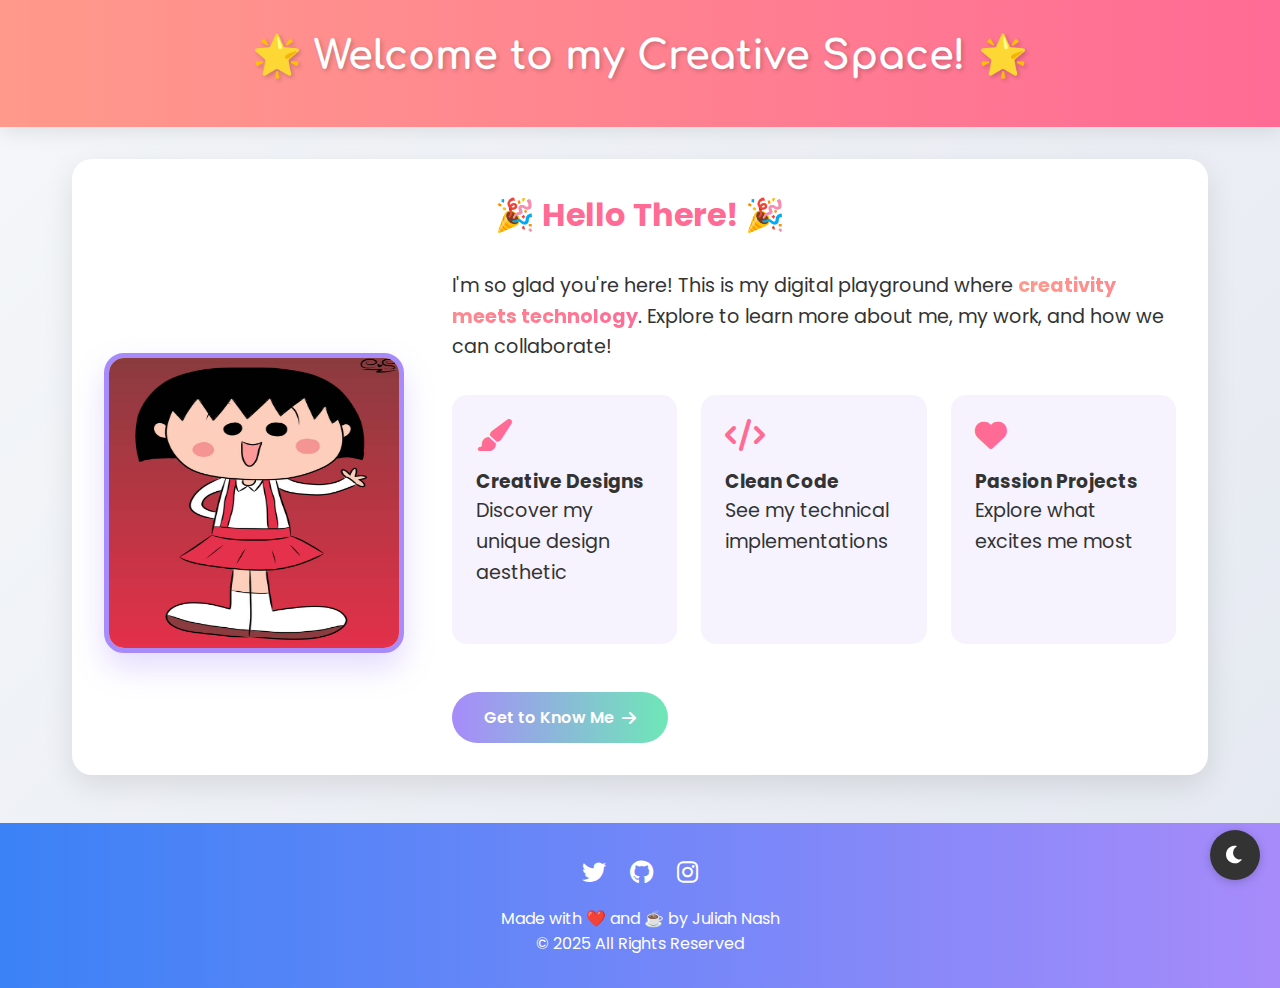
<file: index.html>
<!DOCTYPE html>
<html lang="en">
<head>
    <meta charset="UTF-8">
    <meta name="viewport" content="width=device-width, initial-scale=1.0">
    <title>✨ Welcome to My Page ✨</title>
    <link rel="stylesheet" href="style.css">
    <link href="https://fonts.googleapis.com/css2?family=Poppins:wght@400;600;700&family=Comfortaa:wght@700&display=swap" rel="stylesheet">
    <link rel="stylesheet" href="https://cdnjs.cloudflare.com/ajax/libs/font-awesome/6.0.0/css/all.min.css">
</head>
<body>
    <header>
        <h1 style="text-align: center;">🌟 <span>Welcome to my Creative Space!</span> 🌟</h1>
    </header>

    <main>
        <section class="welcome-section">
            <h2>🎉 Hello There! 🎉</h2>
            <div class="welcome-content" style="display: flex; align-items: center; justify-content: flex-start; gap: 3rem;">
                <div style="flex: 0 0 auto; text-align: center;">
                    <img src="welcome.jpg" alt="Welcome Illustration" class="welcome-avatar">
                </div>
                <div class="welcome-message" style="flex: 1;">
                    <p>I'm so glad you're here! This is my digital playground where <span class="highlight">creativity meets technology</span>. Explore to learn more about me, my work, and how we can collaborate!</p>
                    
                    <div class="welcome-features">
                        <div class="feature">
                            <i class="fas fa-paint-brush feature-icon"></i>
                            <h3>Creative Designs</h3>
                            <p>Discover my unique design aesthetic</p>
                        </div>
                        <div class="feature">
                            <i class="fas fa-code feature-icon"></i>
                            <h3>Clean Code</h3>
                            <p>See my technical implementations</p>
                        </div>
                        <div class="feature">
                            <i class="fas fa-heart feature-icon"></i>
                            <h3>Passion Projects</h3>
                            <p>Explore what excites me most</p>
                        </div>
                    </div>
                    
                    <a href="about.html" class="cta-button">Get to Know Me <i class="fas fa-arrow-right"></i></a>
                </div>
            </div>
        </section>
    </main>

    <footer>
        <div class="social-links">
            <a href="https://twitter.com" class="social-icon"><i class="fab fa-twitter"></i></a>
            <a href="https://github.com" class="social-icon"><i class="fab fa-github"></i></a>
            <a href="https://instagram.com" class="social-icon"><i class="fab fa-instagram"></i></a>
        </div>
        <p class="footer-text">Made with ❤️ and ☕ by Juliah Nash</p>
		<p class="copyright">© 2025 All Rights Reserved</p>
    </footer>
    <button class="dark-mode-toggle" id="darkModeToggle">
        <i class="fas fa-moon"></i>
    </button>
    <script src="script.js"></script>
</body>
</html>
</file>
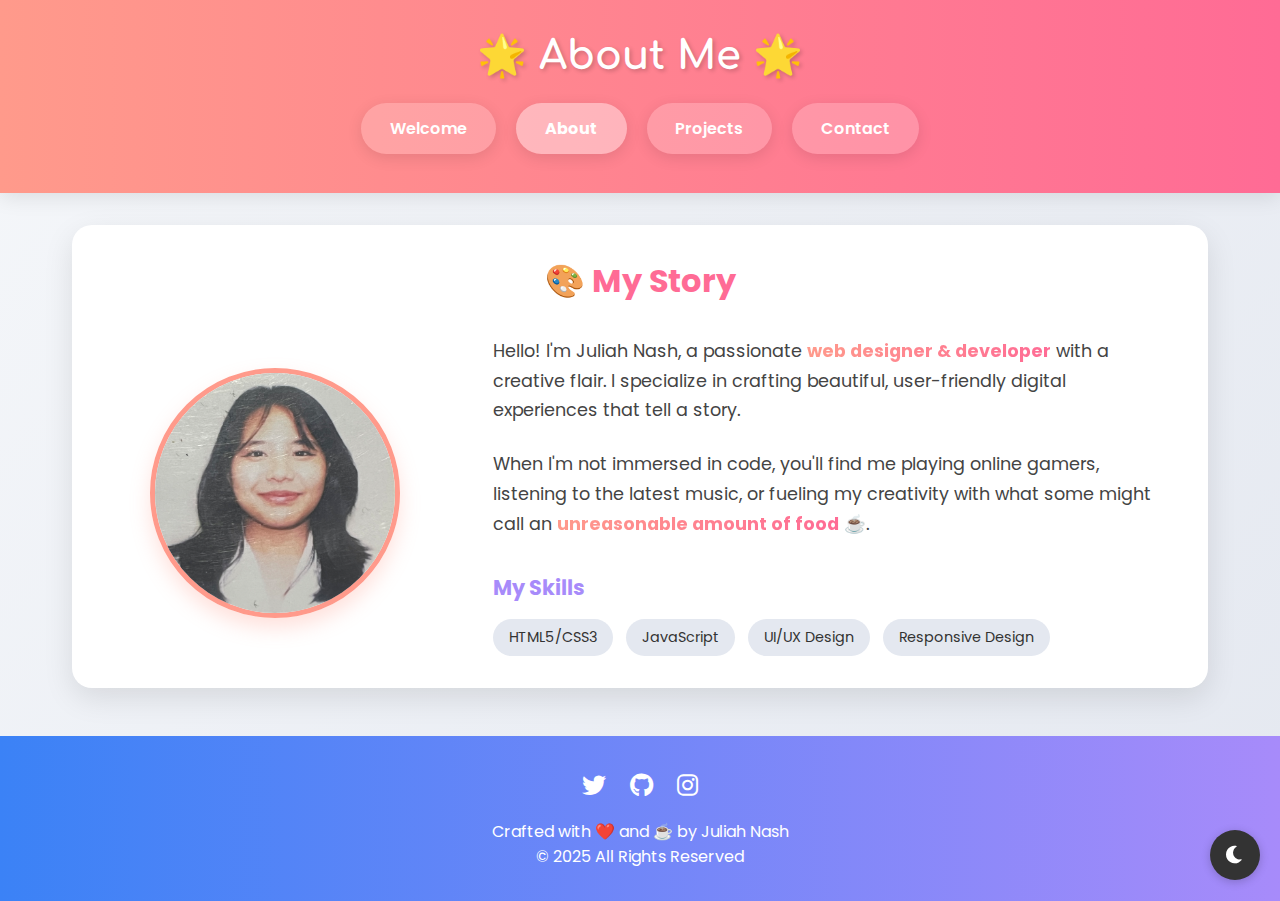
<file: about.html>
<!DOCTYPE html>
<html lang="en">
<head>
    <meta charset="UTF-8">
    <meta name="viewport" content="width=device-width, initial-scale=1.0">
    <title>✨ About Me ✨</title>
    <link rel="stylesheet" href="style.css">
    <link href="https://fonts.googleapis.com/css2?family=Poppins:wght@400;600;700&family=Comfortaa:wght@700&display=swap" rel="stylesheet">
    <link rel="stylesheet" href="https://cdnjs.cloudflare.com/ajax/libs/font-awesome/6.0.0/css/all.min.css">
</head>
<body>
    <!-- Background Bubbles -->
    <div class="bubbles">
        <div class="bubble"></div>
        <div class="bubble"></div>
        <div class="bubble"></div>
        <div class="bubble"></div>
    </div>

    <!-- Header Section -->
    <header>
        <div class="header-content">
            <h1>🌟 About Me 🌟</h1>
            <nav class="main-nav">
                <a href="index.html">Welcome</a>
                <a href="about.html" class="active">About</a>
                <a href="projects.html">Projects</a>
                <a href="contacts.html">Contact</a>
            </nav>
        </div>
    </header>

    <!-- Main Content -->
    <main>
        <section class="about-section">
            <div class="section-container">
                <h2 class="section-title">🎨 My Story</h2>
                
                <div class="about-content">
                    <div class="avatar-container">
                        <img src="picture.jpg" alt="Juliah Nash" class="avatar">
                    </div>
                    
                    <div class="bio-content">
                        <p class="bio-text">
                            Hello! I'm Juliah Nash, a passionate <span class="highlight">web designer & developer</span> with a creative flair. 
                            I specialize in crafting beautiful, user-friendly digital experiences that tell a story.
                        </p>
                        
                        <p class="bio-text">
                            When I'm not immersed in code, you'll find me playing online gamers, listening to the latest music, 
                            or fueling my creativity with what some might call an <span class="highlight">unreasonable amount of food</span> ☕.
                        </p>
                        
                        <div class="skills-container">
                            <h3 class="skills-title">My Skills</h3>
                            <div class="skills-tags">
                                <span class="skill-tag">HTML5/CSS3</span>
                                <span class="skill-tag">JavaScript</span>
                                <span class="skill-tag">UI/UX Design</span>
                                <span class="skill-tag">Responsive Design</span>
                            </div>
                        </div>
                    </div>
                </div>
            </div>
        </section>
    </main>

    <!-- Footer Section -->
    <footer>
        <div class="footer-content">
            <div class="social-links">
                <a href="https://twitter.com" class="social-icon" aria-label="Twitter">
                    <i class="fab fa-twitter"></i>
                </a>
                <a href="https://github.com" class="social-icon" aria-label="GitHub">
                    <i class="fab fa-github"></i>
                </a>
                <a href="https://instagram.com" class="social-icon" aria-label="Instagram">
                    <i class="fab fa-instagram"></i>
                </a>
            </div>
            <p class="footer-text">Crafted with ❤️ and ☕ by Juliah Nash</p>
            <p class="copyright">© 2025 All Rights Reserved</p>
        </div>
    </footer>

    <!-- Dark Mode Toggle -->
    <button class="dark-mode-toggle" id="darkModeToggle" aria-label="Toggle dark mode">
        <i class="fas fa-moon"></i>
    </button>

    <script src="script.js"></script>
</body>
</html>
</file>
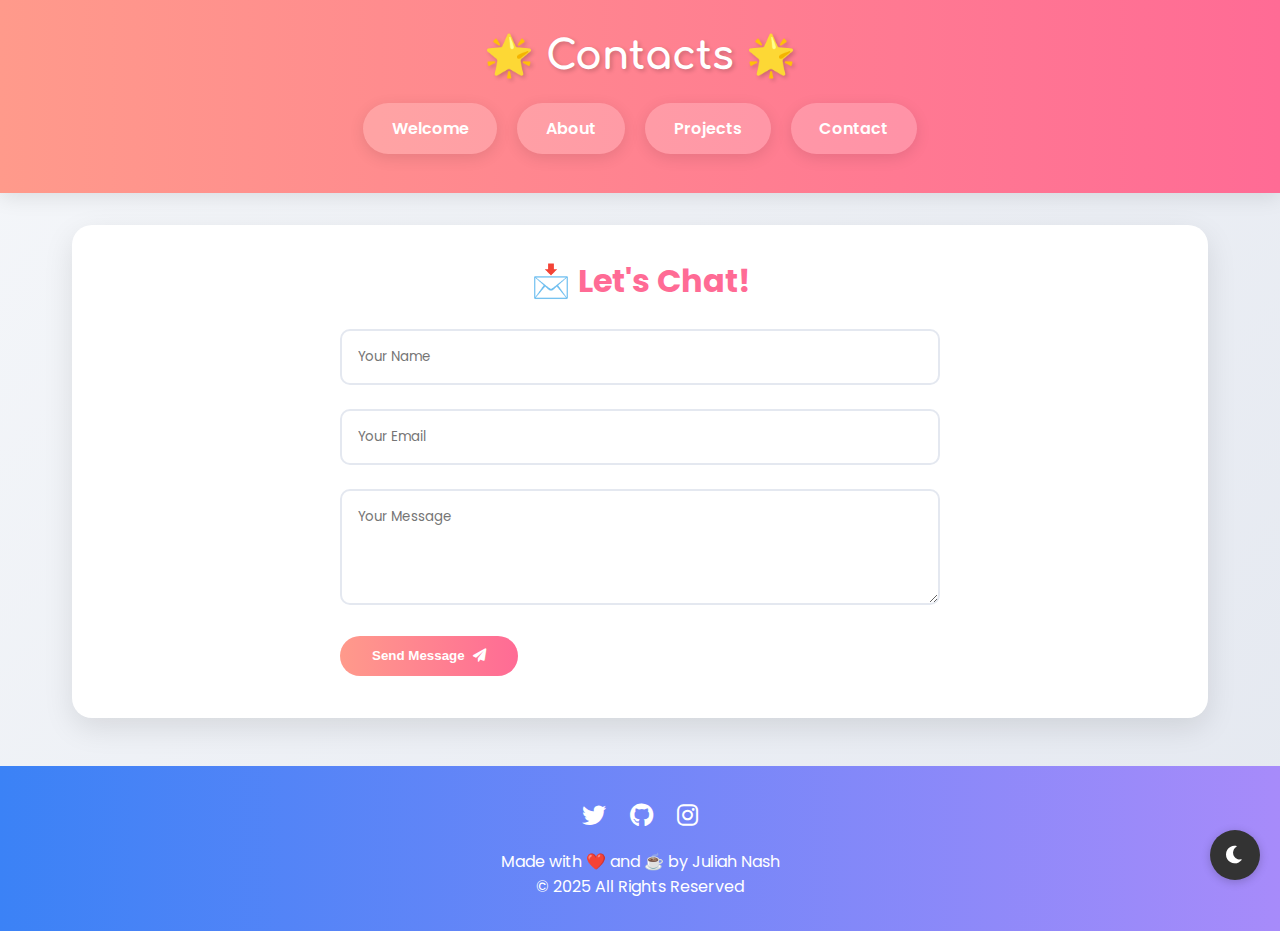
<file: contacts.html>
<!DOCTYPE html>
<html lang="en">
<head>
    <meta charset="UTF-8">
    <meta name="viewport" content="width=device-width, initial-scale=1.0">
    <title>📩 Contact Me</title>
    <link rel="stylesheet" href="style.css">
    <link href="https://fonts.googleapis.com/css2?family=Poppins:wght@400;600;700&family=Comfortaa:wght@700&display=swap" rel="stylesheet">
    <link rel="stylesheet" href="https://cdnjs.cloudflare.com/ajax/libs/font-awesome/6.0.0/css/all.min.css">
</head>
<body>
    <header>
        <h1 style="text-align: center;">🌟 <span>Contacts</span> 🌟</h1>
        <nav style="text-align: center;">
            <a href="index.html">Welcome</a>
            <a href="about.html">About</a>
            <a href="projects.html">Projects</a>
            <a href="contacts.html">Contact</a>
        </nav>
    </header>

    <main>
        <!-- Contact Section -->
        <section class="contact-section">
            <h2 style="text-align: center;">📩 Let's Chat!</h2>
            <form id="contactForm" class="contact-form">
                <div class="form-group">
                    <input type="text" name="name" id="name" placeholder="Your Name" required>
                    <span class="input-highlight"></span>
                </div>
                <div class="form-group">
                    <input type="email" name="email" id="email" placeholder="Your Email" required>
                    <span class="input-highlight"></span>
                </div>
                <div class="form-group">
                    <textarea name="message" id="message" rows="4" placeholder="Your Message" required></textarea>
                    <span class="input-highlight"></span>
                </div>
                <div style="text-align: center;">
                    <button type="submit" class="submit-btn">
                        <span>Send Message</span>
                        <i class="fas fa-paper-plane"></i>
                    </button>
                </div>
                <p id="feedback"></p>
            </form>
            <div id="confirmation" class="confirmation-buttons" style="display: none;">
            </div>
        </section>
    </main>

    <footer style="text-align: center;">
        <div class="social-links">
            <a href="https://twitter.com" class="social-icon"><i class="fab fa-twitter"></i></a>
            <a href="https://github.com" class="social-icon"><i class="fab fa-github"></i></a>
            <a href="https://instagram.com" class="social-icon"><i class="fab fa-instagram"></i></a>
        </div>
        <p class="footer-text">Made with ❤️ and ☕ by Juliah Nash</p>
		<p class="copyright">© 2025 All Rights Reserved</p>
    </footer>
    <button class="dark-mode-toggle" id="darkModeToggle">
        <i class="fas fa-moon"></i>
    </button>

    <!-- Confetti Animation Elements -->
    <div class="confetti-container" id="confettiContainer"></div>
    <div class="success-popup" id="successPopup">
        <div class="checkmark">
            <i class="fas fa-check-circle"></i>
        </div>
    </div>
    <script src="script.js"></script>
</body>
</html>
</file>
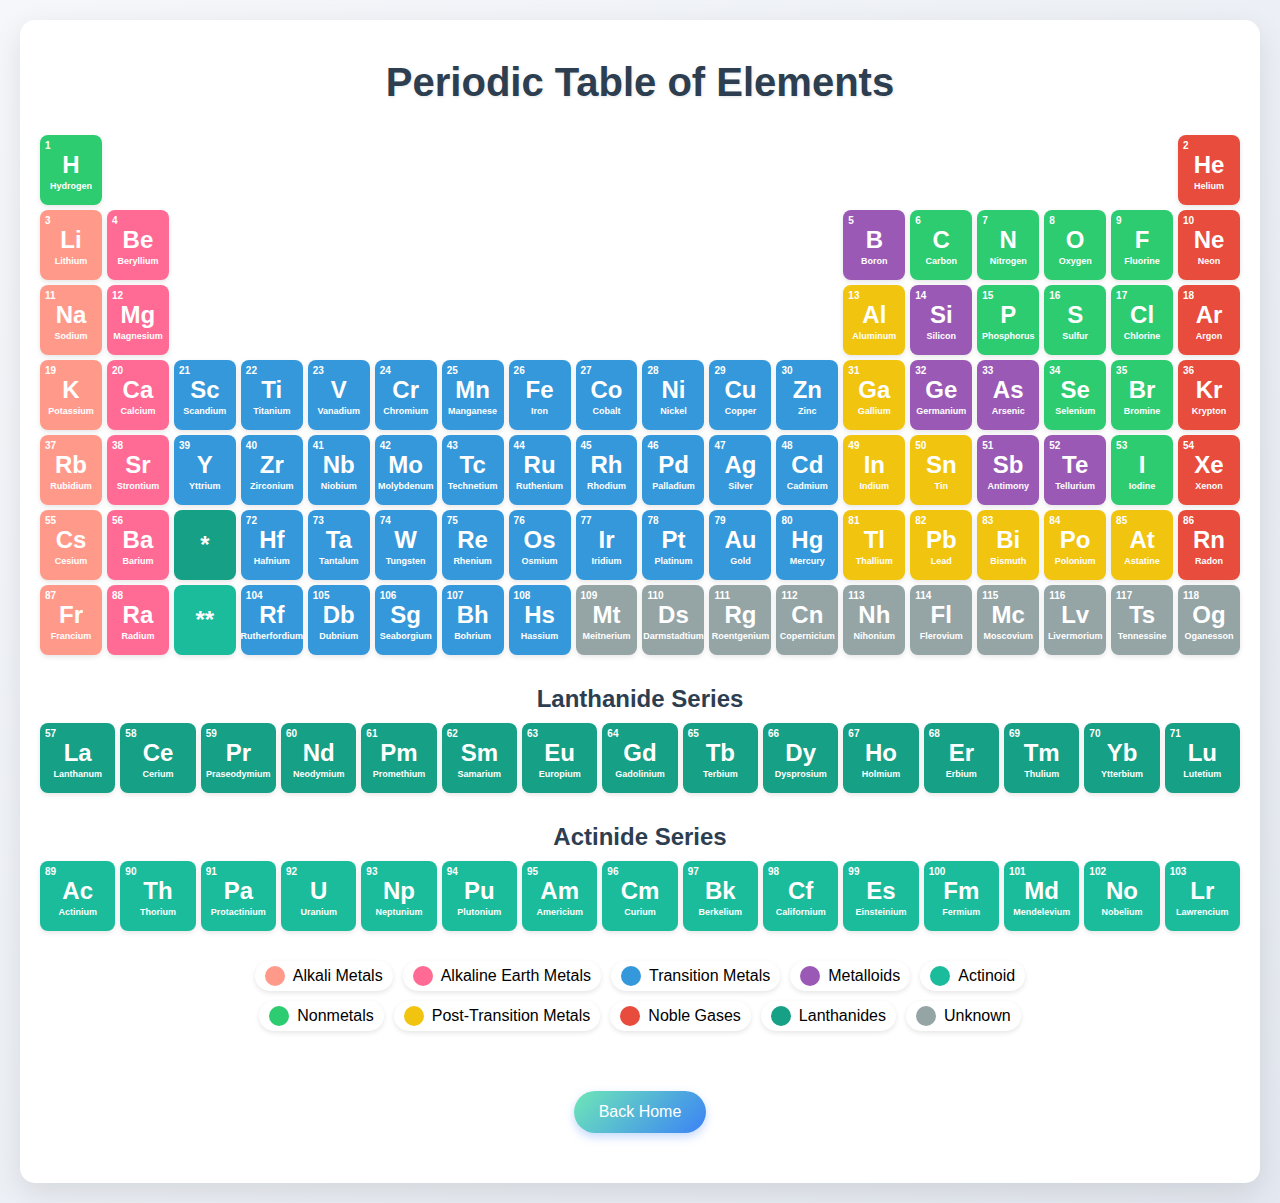
<file: lab3_nash.html>
<!DOCTYPE html>
<html lang="en">
<head>
    <title>Modern Periodic Table</title>
    <style>
        body {
            font-family: 'Arial', sans-serif;
            background: linear-gradient(135deg, #f5f7fa 0%, #e4e8f0 100%);
            margin: 0;
            padding: 20px;
            min-height: 100vh;
        }
       
        h1 {
            text-align: center;
            color: #2c3e50;
            margin: 20px 0 30px;
            font-size: 2.5em;
            text-shadow: 1px 1px 3px rgba(0,0,0,0.1);
        }
       
        .periodic-container {
            max-width: 1200px;
            margin: 0 auto;
            background: white;
            padding: 20px;
            border-radius: 15px;
            box-shadow: 0 10px 30px rgba(0,0,0,0.1);
        }
       
        .periodic-table {
            display: grid;
            grid-template-columns: repeat(18, 1fr);
            grid-gap: 5px;
            margin: 20px auto;
        }
       
        .element {
            width: 100%;
            height: 70px;
            display: flex;
            flex-direction: column;
            justify-content: center;
            align-items: center;
            border-radius: 8px;
            color: white;
            font-weight: bold;
            font-size: 14px;
            cursor: pointer;
            transition: all 0.3s ease;
            box-shadow: 0 2px 5px rgba(0,0,0,0.1);
            position: relative;
            overflow: hidden;
        }
       
        .element:hover {
            transform: scale(1.05);
            z-index: 2;
            box-shadow: 0 5px 15px rgba(0,0,0,0.2);
        }
       
        .element .number {
            position: absolute;
            top: 5px;
            left: 5px;
            font-size: 10px;
        }
       
        .element .symbol {
            font-size: 24px;
            margin: 3px 0;
        }
       
        .element .name {
            font-size: 9px;
            text-align: center;
            padding: 0 2px;
            line-height: 1.1;
        }
       
        /* Element categories */
        .alkali-metal { background-color: #FF9A8B; }        /* Coral */
        .alkaline-earth { background-color: #FF6B95; }      /* Pink */
        .transition-metal { background-color: #3498db; }    /* Blue */
        .metalloids { background-color: #9b59b6; }          /* Purple */
        .actinoid { background-color: #1abc9c; }            /* Teal */
        .nonmetal { background-color: #2ecc71; }            /* Green */
        .post-transition { background-color: #f1c40f; }      /* Yellow */
        .noble-gas { background-color: #e74c3c; }            /* Red */
        .lanthanide { background-color: #16a085; }           /* Dark teal */
        .unknown { background-color: #95a5a6; }             /* Gray */
       
        .empty { 
            visibility: hidden;
            pointer-events: none;
        }
       
        .series-container {
            margin: 30px auto;
            max-width: 1200px;
        }
       
        .series-title {
            text-align: center;
            color: #2c3e50;
            margin: 20px 0 10px;
            font-size: 1.5em;
        }
       
        .lanthanide-series, .actinide-series {
            display: grid;
            grid-template-columns: repeat(15, 1fr);
            grid-gap: 5px;
            margin: 10px auto;
        }
       
        .legend {
            display: flex;
            flex-wrap: wrap;
            justify-content: center;
            margin: 30px auto;
            max-width: 800px;
            gap: 10px;
        }
       
        .legend-item {
            display: flex;
            align-items: center;
            padding: 5px 10px;
            background: white;
            border-radius: 20px;
            box-shadow: 0 2px 5px rgba(0,0,0,0.1);
        }
       
        .legend-color {
            width: 20px;
            height: 20px;
            margin-right: 8px;
            border-radius: 50%;
        }
       
        .back-home-btn {
            display: inline-block;
            padding: 12px 25px;
            margin: 30px auto;
            background: linear-gradient(135deg, #6EE7B7 0%, #3B82F6 100%);
            color: white;
            text-decoration: none;
            font-family: 'Arial', sans-serif;
            font-size: 16px;
            border-radius: 30px;
            transition: all 0.3s ease;
            text-align: center;
            border: none;
            cursor: pointer;
            box-shadow: 0 4px 10px rgba(59, 130, 246, 0.3);
        }
       
        .back-home-btn:hover {
            transform: translateY(-3px);
            box-shadow: 0 6px 15px rgba(59, 130, 246, 0.4);
            background: linear-gradient(135deg, #3B82F6 0%, #6EE7B7 100%);
        }

        /* Responsive adjustments */
        @media (max-width: 1200px) {
            .periodic-table {
                grid-template-columns: repeat(10, 1fr);
            }
            
            .lanthanide-series, .actinide-series {
                grid-template-columns: repeat(8, 1fr);
            }
        }

        @media (max-width: 768px) {
            .periodic-table {
                grid-template-columns: repeat(5, 1fr);
            }
            
            .lanthanide-series, .actinide-series {
                grid-template-columns: repeat(4, 1fr);
            }
            
            .element {
                height: 60px;
            }
            
            .element .symbol {
                font-size: 18px;
            }
        }
    </style>
</head>
<body>
    <div class="periodic-container">
        <h1>Periodic Table of Elements</h1>
       
        <div class="periodic-table">
            <!-- Period 1 -->
            <div class="element nonmetal">
                <div class="number">1</div>
                <div class="symbol">H</div>
                <div class="name">Hydrogen</div>
            </div>
            <div class="empty"></div>
            <div class="empty"></div>
            <div class="empty"></div>
            <div class="empty"></div>
            <div class="empty"></div>
            <div class="empty"></div>
            <div class="empty"></div>
            <div class="empty"></div>
            <div class="empty"></div>
            <div class="empty"></div>
            <div class="empty"></div>
            <div class="empty"></div>
            <div class="empty"></div>
            <div class="empty"></div>
            <div class="empty"></div>
            <div class="empty"></div>
            <div class="element noble-gas">
                <div class="number">2</div>
                <div class="symbol">He</div>
                <div class="name">Helium</div>
            </div>
           
            <!-- Period 2 -->
            <div class="element alkali-metal">
                <div class="number">3</div>
                <div class="symbol">Li</div>
                <div class="name">Lithium</div>
            </div>
            <div class="element alkaline-earth">
                <div class="number">4</div>
                <div class="symbol">Be</div>
                <div class="name">Beryllium</div>
            </div>
            <div class="empty"></div>
            <div class="empty"></div>
            <div class="empty"></div>
            <div class="empty"></div>
            <div class="empty"></div>
            <div class="empty"></div>
            <div class="empty"></div>
            <div class="empty"></div>
            <div class="empty"></div>
            <div class="empty"></div>
            <div class="element metalloids">
                <div class="number">5</div>
                <div class="symbol">B</div>
                <div class="name">Boron</div>
            </div>
            <div class="element nonmetal">
                <div class="number">6</div>
                <div class="symbol">C</div>
                <div class="name">Carbon</div>
            </div>
            <div class="element nonmetal">
                <div class="number">7</div>
                <div class="symbol">N</div>
                <div class="name">Nitrogen</div>
            </div>
            <div class="element nonmetal">
                <div class="number">8</div>
                <div class="symbol">O</div>
                <div class="name">Oxygen</div>
            </div>
            <div class="element nonmetal">
                <div class="number">9</div>
                <div class="symbol">F</div>
                <div class="name">Fluorine</div>
            </div>
            <div class="element noble-gas">
                <div class="number">10</div>
                <div class="symbol">Ne</div>
                <div class="name">Neon</div>
            </div>
           
            <!-- Period 3 -->
            <div class="element alkali-metal">
                <div class="number">11</div>
                <div class="symbol">Na</div>
                <div class="name">Sodium</div>
            </div>
            <div class="element alkaline-earth">
                <div class="number">12</div>
                <div class="symbol">Mg</div>
                <div class="name">Magnesium</div>
            </div>
            <div class="empty"></div>
            <div class="empty"></div>
            <div class="empty"></div>
            <div class="empty"></div>
            <div class="empty"></div>
            <div class="empty"></div>
            <div class="empty"></div>
            <div class="empty"></div>
            <div class="empty"></div>
            <div class="empty"></div>
            <div class="element post-transition">
                <div class="number">13</div>
                <div class="symbol">Al</div>
                <div class="name">Aluminum</div>
            </div>
            <div class="element metalloids">
                <div class="number">14</div>
                <div class="symbol">Si</div>
                <div class="name">Silicon</div>
            </div>
            <div class="element nonmetal">
                <div class="number">15</div>
                <div class="symbol">P</div>
                <div class="name">Phosphorus</div>
            </div>
            <div class="element nonmetal">
                <div class="number">16</div>
                <div class="symbol">S</div>
                <div class="name">Sulfur</div>
            </div>
            <div class="element nonmetal">
                <div class="number">17</div>
                <div class="symbol">Cl</div>
                <div class="name">Chlorine</div>
            </div>
            <div class="element noble-gas">
                <div class="number">18</div>
                <div class="symbol">Ar</div>
                <div class="name">Argon</div>
            </div>
           
            <!-- Period 4 -->
            <div class="element alkali-metal">
                <div class="number">19</div>
                <div class="symbol">K</div>
                <div class="name">Potassium</div>
            </div>
            <div class="element alkaline-earth">
                <div class="number">20</div>
                <div class="symbol">Ca</div>
                <div class="name">Calcium</div>
            </div>
            <div class="element transition-metal">
                <div class="number">21</div>
                <div class="symbol">Sc</div>
                <div class="name">Scandium</div>
            </div>
            <div class="element transition-metal">
                <div class="number">22</div>
                <div class="symbol">Ti</div>
                <div class="name">Titanium</div>
            </div>
            <div class="element transition-metal">
                <div class="number">23</div>
                <div class="symbol">V</div>
                <div class="name">Vanadium</div>
            </div>
            <div class="element transition-metal">
                <div class="number">24</div>
                <div class="symbol">Cr</div>
                <div class="name">Chromium</div>
            </div>
            <div class="element transition-metal">
                <div class="number">25</div>
                <div class="symbol">Mn</div>
                <div class="name">Manganese</div>
            </div>
            <div class="element transition-metal">
                <div class="number">26</div>
                <div class="symbol">Fe</div>
                <div class="name">Iron</div>
            </div>
            <div class="element transition-metal">
                <div class="number">27</div>
                <div class="symbol">Co</div>
                <div class="name">Cobalt</div>
            </div>
            <div class="element transition-metal">
                <div class="number">28</div>
                <div class="symbol">Ni</div>
                <div class="name">Nickel</div>
            </div>
            <div class="element transition-metal">
                <div class="number">29</div>
                <div class="symbol">Cu</div>
                <div class="name">Copper</div>
            </div>
            <div class="element transition-metal">
                <div class="number">30</div>
                <div class="symbol">Zn</div>
                <div class="name">Zinc</div>
            </div>
            <div class="element post-transition">
                <div class="number">31</div>
                <div class="symbol">Ga</div>
                <div class="name">Gallium</div>
            </div>
            <div class="element metalloids">
                <div class="number">32</div>
                <div class="symbol">Ge</div>
                <div class="name">Germanium</div>
            </div>
            <div class="element metalloids">
                <div class="number">33</div>
                <div class="symbol">As</div>
                <div class="name">Arsenic</div>
            </div>
            <div class="element nonmetal">
                <div class="number">34</div>
                <div class="symbol">Se</div>
                <div class="name">Selenium</div>
            </div>
            <div class="element nonmetal">
                <div class="number">35</div>
                <div class="symbol">Br</div>
                <div class="name">Bromine</div>
            </div>
            <div class="element noble-gas">
                <div class="number">36</div>
                <div class="symbol">Kr</div>
                <div class="name">Krypton</div>
            </div>
           
            <!-- Period 5 -->
            <div class="element alkali-metal">
                <div class="number">37</div>
                <div class="symbol">Rb</div>
                <div class="name">Rubidium</div>
            </div>
            <div class="element alkaline-earth">
                <div class="number">38</div>
                <div class="symbol">Sr</div>
                <div class="name">Strontium</div>
            </div>
            <div class="element transition-metal">
                <div class="number">39</div>
                <div class="symbol">Y</div>
                <div class="name">Yttrium</div>
            </div>
            <div class="element transition-metal">
                <div class="number">40</div>
                <div class="symbol">Zr</div>
                <div class="name">Zirconium</div>
            </div>
            <div class="element transition-metal">
                <div class="number">41</div>
                <div class="symbol">Nb</div>
                <div class="name">Niobium</div>
            </div>
            <div class="element transition-metal">
                <div class="number">42</div>
                <div class="symbol">Mo</div>
                <div class="name">Molybdenum</div>
            </div>
            <div class="element transition-metal">
                <div class="number">43</div>
                <div class="symbol">Tc</div>
                <div class="name">Technetium</div>
            </div>
            <div class="element transition-metal">
                <div class="number">44</div>
                <div class="symbol">Ru</div>
                <div class="name">Ruthenium</div>
            </div>
            <div class="element transition-metal">
                <div class="number">45</div>
                <div class="symbol">Rh</div>
                <div class="name">Rhodium</div>
            </div>
            <div class="element transition-metal">
                <div class="number">46</div>
                <div class="symbol">Pd</div>
                <div class="name">Palladium</div>
            </div>
            <div class="element transition-metal">
                <div class="number">47</div>
                <div class="symbol">Ag</div>
                <div class="name">Silver</div>
            </div>
            <div class="element transition-metal">
                <div class="number">48</div>
                <div class="symbol">Cd</div>
                <div class="name">Cadmium</div>
            </div>
            <div class="element post-transition">
                <div class="number">49</div>
                <div class="symbol">In</div>
                <div class="name">Indium</div>
            </div>
            <div class="element post-transition">
                <div class="number">50</div>
                <div class="symbol">Sn</div>
                <div class="name">Tin</div>
            </div>
            <div class="element metalloids">
                <div class="number">51</div>
                <div class="symbol">Sb</div>
                <div class="name">Antimony</div>
            </div>
            <div class="element metalloids">
                <div class="number">52</div>
                <div class="symbol">Te</div>
                <div class="name">Tellurium</div>
            </div>
            <div class="element nonmetal">
                <div class="number">53</div>
                <div class="symbol">I</div>
                <div class="name">Iodine</div>
            </div>
            <div class="element noble-gas">
                <div class="number">54</div>
                <div class="symbol">Xe</div>
                <div class="name">Xenon</div>
            </div>
           
            <!-- Period 6 -->
            <div class="element alkali-metal">
                <div class="number">55</div>
                <div class="symbol">Cs</div>
                <div class="name">Cesium</div>
            </div>
            <div class="element alkaline-earth">
                <div class="number">56</div>
                <div class="symbol">Ba</div>
                <div class="name">Barium</div>
            </div>
            <div class="element lanthanide">
                <div class="symbol">*</div>
            </div>
            <div class="element transition-metal">
                <div class="number">72</div>
                <div class="symbol">Hf</div>
                <div class="name">Hafnium</div>
            </div>
            <div class="element transition-metal">
                <div class="number">73</div>
                <div class="symbol">Ta</div>
                <div class="name">Tantalum</div>
            </div>
            <div class="element transition-metal">
                <div class="number">74</div>
                <div class="symbol">W</div>
                <div class="name">Tungsten</div>
            </div>
            <div class="element transition-metal">
                <div class="number">75</div>
                <div class="symbol">Re</div>
                <div class="name">Rhenium</div>
            </div>
            <div class="element transition-metal">
                <div class="number">76</div>
                <div class="symbol">Os</div>
                <div class="name">Osmium</div>
            </div>
            <div class="element transition-metal">
                <div class="number">77</div>
                <div class="symbol">Ir</div>
                <div class="name">Iridium</div>
            </div>
            <div class="element transition-metal">
                <div class="number">78</div>
                <div class="symbol">Pt</div>
                <div class="name">Platinum</div>
            </div>
            <div class="element transition-metal">
                <div class="number">79</div>
                <div class="symbol">Au</div>
                <div class="name">Gold</div>
            </div>
            <div class="element transition-metal">
                <div class="number">80</div>
                <div class="symbol">Hg</div>
                <div class="name">Mercury</div>
            </div>
            <div class="element post-transition">
                <div class="number">81</div>
                <div class="symbol">Tl</div>
                <div class="name">Thallium</div>
            </div>
            <div class="element post-transition">
                <div class="number">82</div>
                <div class="symbol">Pb</div>
                <div class="name">Lead</div>
            </div>
            <div class="element post-transition">
                <div class="number">83</div>
                <div class="symbol">Bi</div>
                <div class="name">Bismuth</div>
            </div>
            <div class="element post-transition">
                <div class="number">84</div>
                <div class="symbol">Po</div>
                <div class="name">Polonium</div>
            </div>
            <div class="element post-transition">
                <div class="number">85</div>
                <div class="symbol">At</div>
                <div class="name">Astatine</div>
            </div>
            <div class="element noble-gas">
                <div class="number">86</div>
                <div class="symbol">Rn</div>
                <div class="name">Radon</div>
            </div>
           
            <!-- Period 7 -->
            <div class="element alkali-metal">
                <div class="number">87</div>
                <div class="symbol">Fr</div>
                <div class="name">Francium</div>
            </div>
            <div class="element alkaline-earth">
                <div class="number">88</div>
                <div class="symbol">Ra</div>
                <div class="name">Radium</div>
            </div>
            <div class="element actinoid">
                <div class="symbol">**</div>
            </div>
            <div class="element transition-metal">
                <div class="number">104</div>
                <div class="symbol">Rf</div>
                <div class="name">Rutherfordium</div>
            </div>
            <div class="element transition-metal">
                <div class="number">105</div>
                <div class="symbol">Db</div>
                <div class="name">Dubnium</div>
            </div>
            <div class="element transition-metal">
                <div class="number">106</div>
                <div class="symbol">Sg</div>
                <div class="name">Seaborgium</div>
            </div>
            <div class="element transition-metal">
                <div class="number">107</div>
                <div class="symbol">Bh</div>
                <div class="name">Bohrium</div>
            </div>
            <div class="element transition-metal">
                <div class="number">108</div>
                <div class="symbol">Hs</div>
                <div class="name">Hassium</div>
            </div>
            <div class="element unknown">
                <div class="number">109</div>
                <div class="symbol">Mt</div>
                <div class="name">Meitnerium</div>
            </div>
            <div class="element unknown">
                <div class="number">110</div>
                <div class="symbol">Ds</div>
                <div class="name">Darmstadtium</div>
            </div>
            <div class="element unknown">
                <div class="number">111</div>
                <div class="symbol">Rg</div>
                <div class="name">Roentgenium</div>
            </div>
            <div class="element unknown">
                <div class="number">112</div>
                <div class="symbol">Cn</div>
                <div class="name">Copernicium</div>
            </div>
            <div class="element unknown">
                <div class="number">113</div>
                <div class="symbol">Nh</div>
                <div class="name">Nihonium</div>
            </div>
            <div class="element unknown">
                <div class="number">114</div>
                <div class="symbol">Fl</div>
                <div class="name">Flerovium</div>
            </div>
            <div class="element unknown">
                <div class="number">115</div>
                <div class="symbol">Mc</div>
                <div class="name">Moscovium</div>
            </div>
            <div class="element unknown">
                <div class="number">116</div>
                <div class="symbol">Lv</div>
                <div class="name">Livermorium</div>
            </div>
            <div class="element unknown">
                <div class="number">117</div>
                <div class="symbol">Ts</div>
                <div class="name">Tennessine</div>
            </div>
            <div class="element unknown">
                <div class="number">118</div>
                <div class="symbol">Og</div>
                <div class="name">Oganesson</div>
            </div>
        </div>
       
        <!-- Lanthanide Series -->
        <div class="series-container">
            <h2 class="series-title">Lanthanide Series</h2>
            <div class="lanthanide-series">
                <div class="element lanthanide">
                    <div class="number">57</div>
                    <div class="symbol">La</div>
                    <div class="name">Lanthanum</div>
                </div>
                <div class="element lanthanide">
                    <div class="number">58</div>
                    <div class="symbol">Ce</div>
                    <div class="name">Cerium</div>
                </div>
                <div class="element lanthanide">
                    <div class="number">59</div>
                    <div class="symbol">Pr</div>
                    <div class="name">Praseodymium</div>
                </div>
                <div class="element lanthanide">
                    <div class="number">60</div>
                    <div class="symbol">Nd</div>
                    <div class="name">Neodymium</div>
                </div>
                <div class="element lanthanide">
                    <div class="number">61</div>
                    <div class="symbol">Pm</div>
                    <div class="name">Promethium</div>
                </div>
                <div class="element lanthanide">
                    <div class="number">62</div>
                    <div class="symbol">Sm</div>
                    <div class="name">Samarium</div>
                </div>
                <div class="element lanthanide">
                    <div class="number">63</div>
                    <div class="symbol">Eu</div>
                    <div class="name">Europium</div>
                </div>
                <div class="element lanthanide">
                    <div class="number">64</div>
                    <div class="symbol">Gd</div>
                    <div class="name">Gadolinium</div>
                </div>
                <div class="element lanthanide">
                    <div class="number">65</div>
                    <div class="symbol">Tb</div>
                    <div class="name">Terbium</div>
                </div>
                <div class="element lanthanide">
                    <div class="number">66</div>
                    <div class="symbol">Dy</div>
                    <div class="name">Dysprosium</div>
                </div>
                <div class="element lanthanide">
                    <div class="number">67</div>
                    <div class="symbol">Ho</div>
                    <div class="name">Holmium</div>
                </div>
                <div class="element lanthanide">
                    <div class="number">68</div>
                    <div class="symbol">Er</div>
                    <div class="name">Erbium</div>
                </div>
                <div class="element lanthanide">
                    <div class="number">69</div>
                    <div class="symbol">Tm</div>
                    <div class="name">Thulium</div>
                </div>
                <div class="element lanthanide">
                    <div class="number">70</div>
                    <div class="symbol">Yb</div>
                    <div class="name">Ytterbium</div>
                </div>
                <div class="element lanthanide">
                    <div class="number">71</div>
                    <div class="symbol">Lu</div>
                    <div class="name">Lutetium</div>
                </div>
            </div>
        </div>
       
        <!-- Actinide Series -->
        <div class="series-container">
            <h2 class="series-title">Actinide Series</h2>
            <div class="actinide-series">
                <div class="element actinoid">
                    <div class="number">89</div>
                    <div class="symbol">Ac</div>
                    <div class="name">Actinium</div>
                </div>
                <div class="element actinoid">
                    <div class="number">90</div>
                    <div class="symbol">Th</div>
                    <div class="name">Thorium</div>
                </div>
                <div class="element actinoid">
                    <div class="number">91</div>
                    <div class="symbol">Pa</div>
                    <div class="name">Protactinium</div>
                </div>
                <div class="element actinoid">
                    <div class="number">92</div>
                    <div class="symbol">U</div>
                    <div class="name">Uranium</div>
                </div>
                <div class="element actinoid">
                    <div class="number">93</div>
                    <div class="symbol">Np</div>
                    <div class="name">Neptunium</div>
                </div>
                <div class="element actinoid">
                    <div class="number">94</div>
                    <div class="symbol">Pu</div>
                    <div class="name">Plutonium</div>
                </div>
                <div class="element actinoid">
                    <div class="number">95</div>
                    <div class="symbol">Am</div>
                    <div class="name">Americium</div>
                </div>
                <div class="element actinoid">
                    <div class="number">96</div>
                    <div class="symbol">Cm</div>
                    <div class="name">Curium</div>
                </div>
                <div class="element actinoid">
                    <div class="number">97</div>
                    <div class="symbol">Bk</div>
                    <div class="name">Berkelium</div>
                </div>
                <div class="element actinoid">
                    <div class="number">98</div>
                    <div class="symbol">Cf</div>
                    <div class="name">Californium</div>
                </div>
                <div class="element actinoid">
                    <div class="number">99</div>
                    <div class="symbol">Es</div>
                    <div class="name">Einsteinium</div>
                </div>
                <div class="element actinoid">
                    <div class="number">100</div>
                    <div class="symbol">Fm</div>
                    <div class="name">Fermium</div>
                </div>
                <div class="element actinoid">
                    <div class="number">101</div>
                    <div class="symbol">Md</div>
                    <div class="name">Mendelevium</div>
                </div>
                <div class="element actinoid">
                    <div class="number">102</div>
                    <div class="symbol">No</div>
                    <div class="name">Nobelium</div>
                </div>
                <div class="element actinoid">
                    <div class="number">103</div>
                    <div class="symbol">Lr</div>
                    <div class="name">Lawrencium</div>
                </div>
            </div>
        </div>
       
        <div class="legend">
            <div class="legend-item">
                <div class="legend-color" style="background-color: #FF9A8B;"></div>
                <span>Alkali Metals</span>
            </div>
            <div class="legend-item">
                <div class="legend-color" style="background-color: #FF6B95;"></div>
                <span>Alkaline Earth Metals</span>
            </div>
            <div class="legend-item">
                <div class="legend-color" style="background-color: #3498db;"></div>
                <span>Transition Metals</span>
            </div>
            <div class="legend-item">
                <div class="legend-color" style="background-color: #9b59b6;"></div>
                <span>Metalloids</span>
            </div>
            <div class="legend-item">
                <div class="legend-color" style="background-color: #1abc9c;"></div>
                <span>Actinoid</span>
            </div>
            <div class="legend-item">
                <div class="legend-color" style="background-color: #2ecc71;"></div>
                <span>Nonmetals</span>
            </div>
            <div class="legend-item">
                <div class="legend-color" style="background-color: #f1c40f;"></div>
                <span>Post-Transition Metals</span>
            </div>
            <div class="legend-item">
                <div class="legend-color" style="background-color: #e74c3c;"></div>
                <span>Noble Gases</span>
            </div>
            <div class="legend-item">
                <div class="legend-color" style="background-color: #16a085;"></div>
                <span>Lanthanides</span>
            </div>
            <div class="legend-item">
                <div class="legend-color" style="background-color: #95a5a6;"></div>
                <span>Unknown</span>
            </div>
        </div>
       
        <center>
            <a href="projects.html" class="back-home-btn">Back Home</a>
        </center>
    </div>
</body>
</html>
</file>
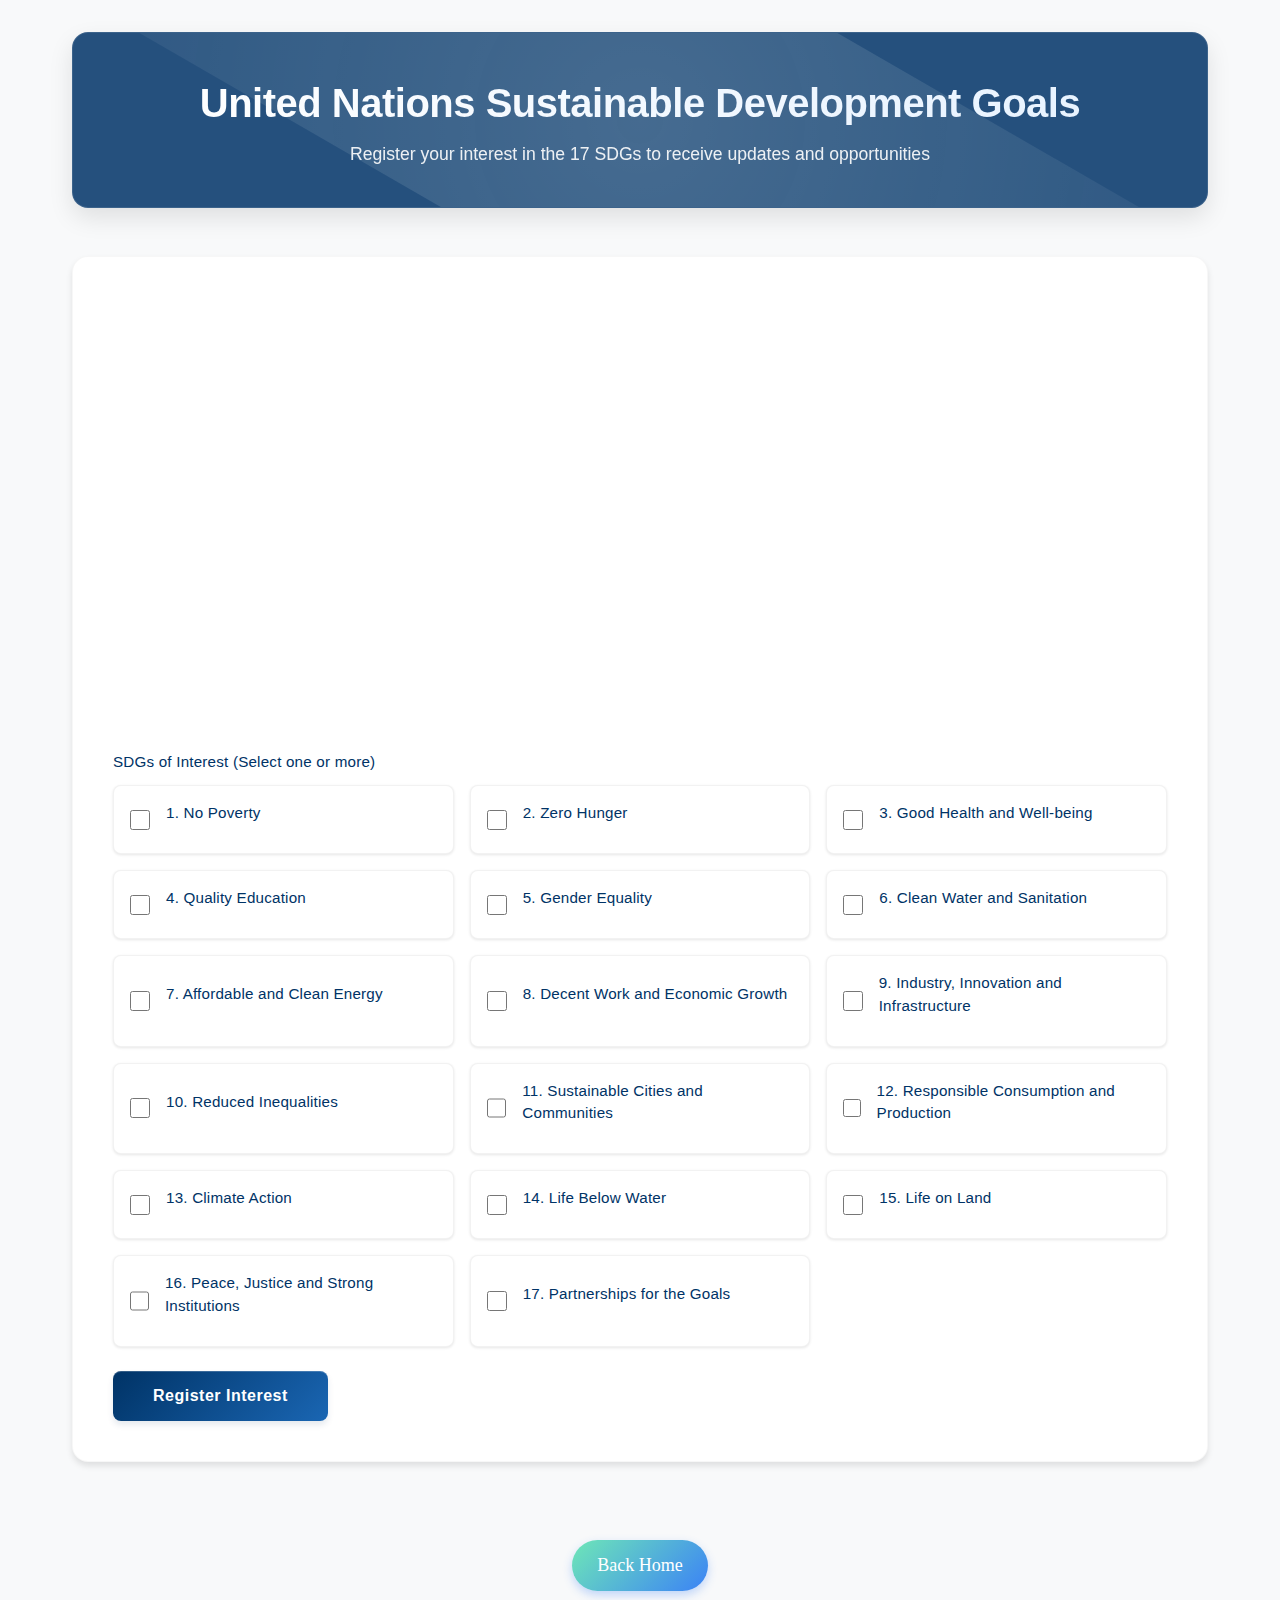
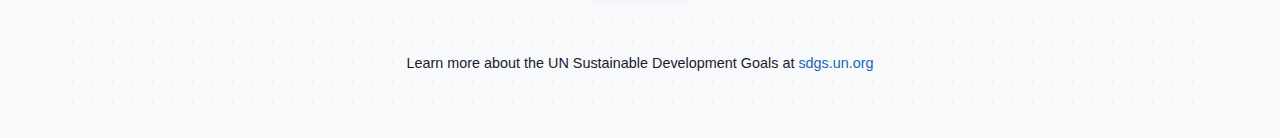
<file: lab4_nash.html>
<html>
<head>
    <meta name="viewport" content="width=device-width, initial-scale=1.0">
    <title>UN SDGs Registration Form</title>
    <link rel="stylesheet" href="LAB4_Nash.css">
</head>
<body>
    <div class="container">
        <header>
            <h1>United Nations Sustainable Development Goals</h1>
            <p>Register your interest in the 17 SDGs to receive updates and opportunities</p>
        </header>

        <main>
            <form id="registrationForm">
                <div class="form-group">
                    <label for="fullName">Full Name</label>
                    <input type="text" id="fullName" name="fullName" required>
                </div>

                <div class="form-group">
                    <label for="email">Email Address</label>
                    <input type="email" id="email" name="email" required>
                </div>

                <div class="form-group">
                    <label for="age">Age (Optional)</label>
                    <input type="number" id="age" name="age" min="18" max="100">
                </div>

                <div class="form-group">
                    <label for="gender">Gender</label>
                    <select id="gender" name="gender" required>
                        <option value="" disabled selected>Select your gender</option>
                        <option value="female">Female</option>
                        <option value="male">Male</option>
                        <option value="non-binary">Non-binary</option>
                        <option value="genderqueer">Genderqueer</option>
                        <option value="transgender-woman">Transgender Woman</option>
                        <option value="transgender-man">Transgender Man</option>
                        <option value="pangender">Pangender</option>
                        <option value="other">Other (please specify)</option>
                        <option value="prefer-not-to-say">Prefer not to say</option>
                    </select>
                    <div id="otherGenderContainer" style="display: none; margin-top: 10px;">
                        <input type="text" id="otherGender" name="otherGender" placeholder="Please specify your gender">
                    </div>
                </div>

                <div class="checkbox-group">
                    <label>SDGs of Interest (Select one or more)</label>
                    <div class="checkbox-grid">
                        <div class="checkbox-item">
                            <input type="checkbox" id="sdg1" name="sdg" value="1">
                            <label for="sdg1">1. No Poverty</label>
                        </div>
                        <div class="checkbox-item">
                            <input type="checkbox" id="sdg2" name="sdg" value="2">
                            <label for="sdg2">2. Zero Hunger</label>
                        </div>
                        <div class="checkbox-item">
                            <input type="checkbox" id="sdg3" name="sdg" value="3">
                            <label for="sdg3">3. Good Health and Well-being</label>
                        </div>
                        <div class="checkbox-item">
                            <input type="checkbox" id="sdg4" name="sdg" value="4">
                            <label for="sdg4">4. Quality Education</label>
                        </div>
                        <div class="checkbox-item">
                            <input type="checkbox" id="sdg5" name="sdg" value="5">
                            <label for="sdg5">5. Gender Equality</label>
                        </div>
                        <div class="checkbox-item">
                            <input type="checkbox" id="sdg6" name="sdg" value="6">
                            <label for="sdg6">6. Clean Water and Sanitation</label>
                        </div>
                        <div class="checkbox-item">
                            <input type="checkbox" id="sdg7" name="sdg" value="7">
                            <label for="sdg7">7. Affordable and Clean Energy</label>
                        </div>
                        <div class="checkbox-item">
                            <input type="checkbox" id="sdg8" name="sdg" value="8">
                            <label for="sdg8">8. Decent Work and Economic Growth</label>
                        </div>
                        <div class="checkbox-item">
                            <input type="checkbox" id="sdg9" name="sdg" value="9">
                            <label for="sdg9">9. Industry, Innovation and Infrastructure</label>
                        </div>
                        <div class="checkbox-item">
                            <input type="checkbox" id="sdg10" name="sdg" value="10">
                            <label for="sdg10">10. Reduced Inequalities</label>
                        </div>
                        <div class="checkbox-item">
                            <input type="checkbox" id="sdg11" name="sdg" value="11">
                            <label for="sdg11">11. Sustainable Cities and Communities</label>
                        </div>
                        <div class="checkbox-item">
                            <input type="checkbox" id="sdg12" name="sdg" value="12">
                            <label for="sdg12">12. Responsible Consumption and Production</label>
                        </div>
                        <div class="checkbox-item">
                            <input type="checkbox" id="sdg13" name="sdg" value="13">
                            <label for="sdg13">13. Climate Action</label>
                        </div>
                        <div class="checkbox-item">
                            <input type="checkbox" id="sdg14" name="sdg" value="14">
                            <label for="sdg14">14. Life Below Water</label>
                        </div>
                        <div class="checkbox-item">
                            <input type="checkbox" id="sdg15" name="sdg" value="15">
                            <label for="sdg15">15. Life on Land</label>
                        </div>
                        <div class="checkbox-item">
                            <input type="checkbox" id="sdg16" name="sdg" value="16">
                            <label for="sdg16">16. Peace, Justice and Strong Institutions</label>
                        </div>
                        <div class="checkbox-item">
                            <input type="checkbox" id="sdg17" name="sdg" value="17">
                            <label for="sdg17">17. Partnerships for the Goals</label>
                        </div>
                    </div>
                </div>

                <button type="submit" class="submit-btn">Register Interest</button>
            </form>
        </main>
	<center>
        <a href="projects.html" class="back-home-btn">
            <font face="Verdana" size="4">Back Home</font>
        </a>
    </center>
        <footer>
            <p>Learn more about the UN Sustainable Development Goals at <a href="https://sdgs.un.org/goals" target="_blank">sdgs.un.org</a></p>
        </footer>
    </div>
    <script>
        document.addEventListener('DOMContentLoaded', function() {
            const genderSelect = document.getElementById('gender');
            const otherGenderContainer = document.getElementById('otherGenderContainer');
           
            genderSelect.addEventListener('change', function() {
                if (this.value === 'other') {
                    otherGenderContainer.style.display = 'block';
                } else {
                    otherGenderContainer.style.display = 'none';
                }
            });
        });
    </script>
</body>
</html>
</file>
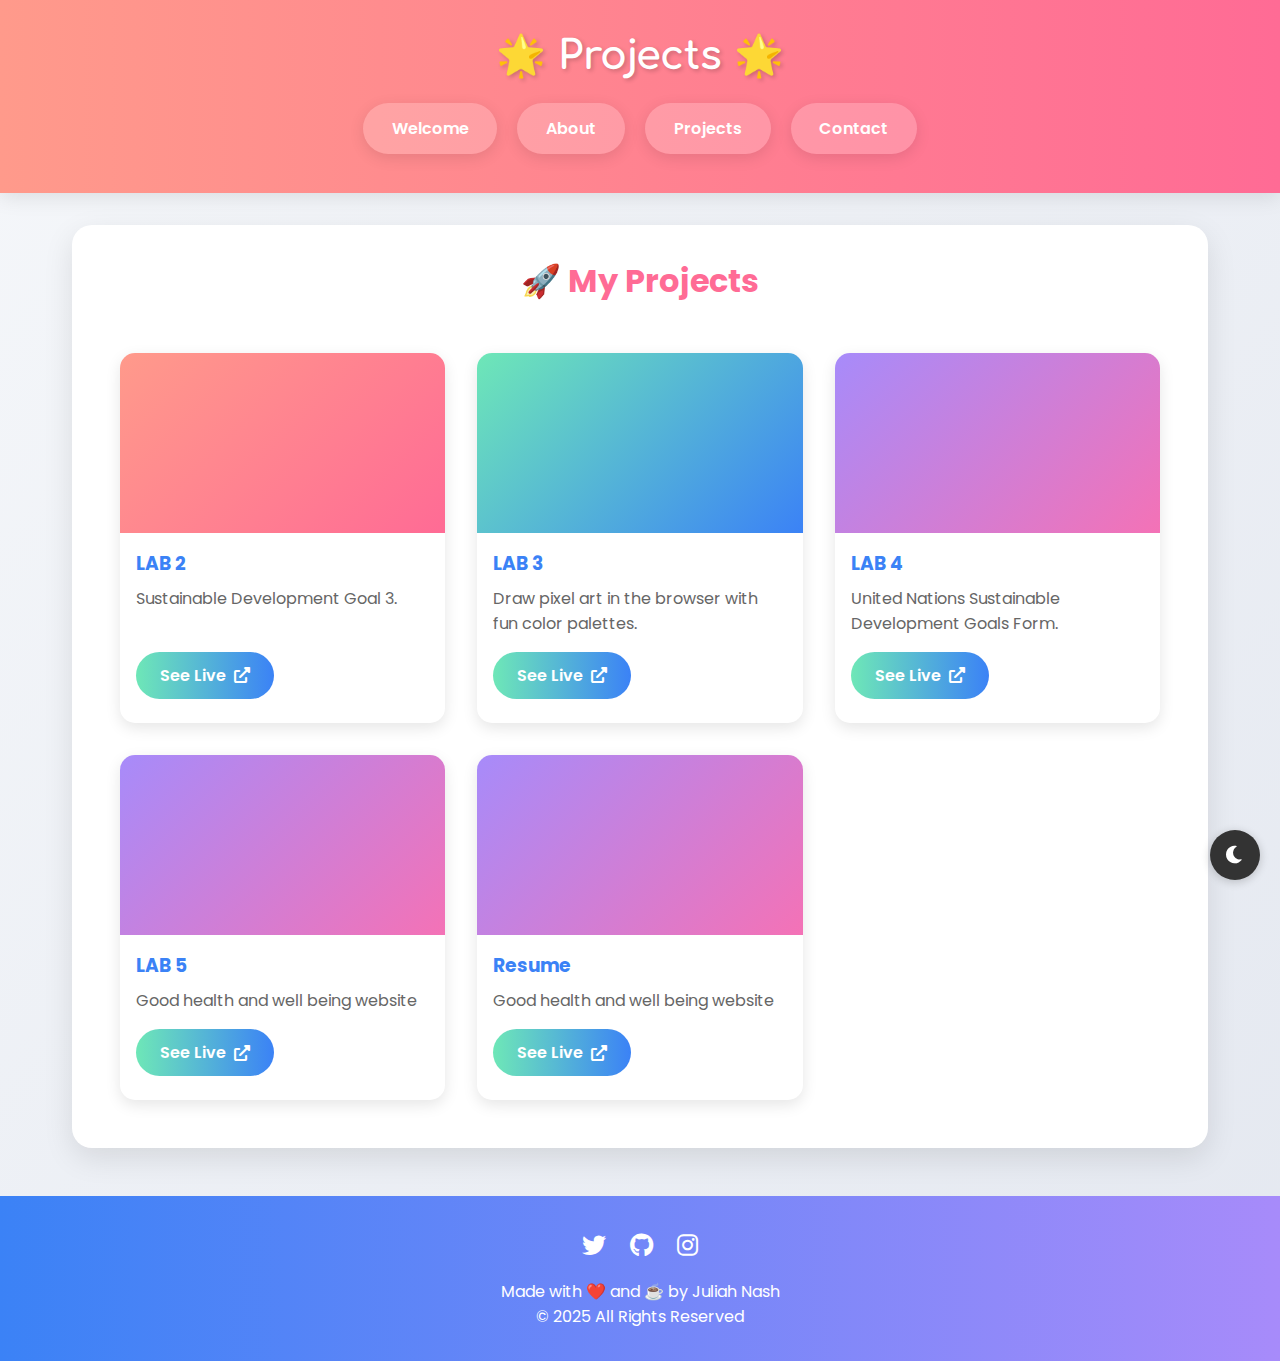
<file: projects.html>
<!DOCTYPE html>
<html lang="en">
<head>
    <meta charset="UTF-8">
    <meta name="viewport" content="width=device-width, initial-scale=1.0">
    <title>🚀 My Projects</title>
    <link rel="stylesheet" href="style.css">
    <link href="https://fonts.googleapis.com/css2?family=Poppins:wght@400;600;700&family=Comfortaa:wght@700&display=swap" rel="stylesheet">
    <link rel="stylesheet" href="https://cdnjs.cloudflare.com/ajax/libs/font-awesome/6.0.0/css/all.min.css">
</head>
<body>
    <header>
        <h1 style="text-align: center;">🌟 <span>Projects</span> 🌟</h1>
        <nav style="text-align: center;">
			<a href="index.html">Welcome</a>
            <a href="about.html">About</a>
            <a href="projects.html">Projects</a>
            <a href="contacts.html">Contact</a>
        </nav>
    </header>

    <main>
        <!-- Projects Section -->
        <section class="projects-section">
            <h2>🚀 My Projects</h2>
            <div class="project-gallery">
                <div class="project-card">
                    <div class="project-img" style="background: linear-gradient(135deg, #FF9A8B, #FF6B95);"></div>
                    <h3>LAB 2</h3>
                    <p>Sustainable Development Goal 3.</p>
                    <a href="lab2_nash.html" class="project-btn">See Live <i class="fas fa-external-link-alt"></i></a>
                </div>
                <div class="project-card">
                    <div class="project-img" style="background: linear-gradient(135deg, #6EE7B7, #3B82F6);"></div>
                    <h3>LAB 3</h3>
                    <p>Draw pixel art in the browser with fun color palettes.</p>
                    <a href="lab3_nash.html" class="project-btn">See Live <i class="fas fa-external-link-alt"></i></a>
                </div>
                <div class="project-card">
                    <div class="project-img" style="background: linear-gradient(135deg, #A78BFA, #F472B6);"></div>
                    <h3>LAB 4</h3>
                    <p>United Nations Sustainable Development Goals Form.</p>
                    <a href="lab4_nash.html" class="project-btn">See Live <i class="fas fa-external-link-alt"></i></a>
                </div>
                <div class="project-card">
                    <div class="project-img" style="background: linear-gradient(135deg, #A78BFA, #F472B6);"></div>
                    <h3>LAB 5</h3>
                    <p>Good health and well being website</p>
                    <a href="lab5_nash.html" class="project-btn">See Live <i class="fas fa-external-link-alt"></i></a>
                </div>
                <div class="project-card">
                    <div class="project-img" style="background: linear-gradient(135deg, #A78BFA, #F472B6);"></div>
                    <h3>Resume</h3>
                    <p>Good health and well being website</p>
                    <a href="Resume_nash.html" class="project-btn">See Live <i class="fas fa-external-link-alt"></i></a>
                </div>
            </div>
        </section>
    </main>

    <footer>
        <div class="social-links">
            <a href="https://twitter.com" class="social-icon"><i class="fab fa-twitter"></i></a>
            <a href="https://github.com" class="social-icon"><i class="fab fa-github"></i></a>
            <a href="https://instagram.com" class="social-icon"><i class="fab fa-instagram"></i></a>
        </div>
        <p class="footer-text">Made with ❤️ and ☕ by Juliah Nash</p>
		<p class="copyright">© 2025 All Rights Reserved</p>
    </footer>
	<button class="dark-mode-toggle" id="darkModeToggle">
        <i class="fas fa-moon"></i>
    </button>
	<script src="script.js"></script>
</body>
</html>
</file>
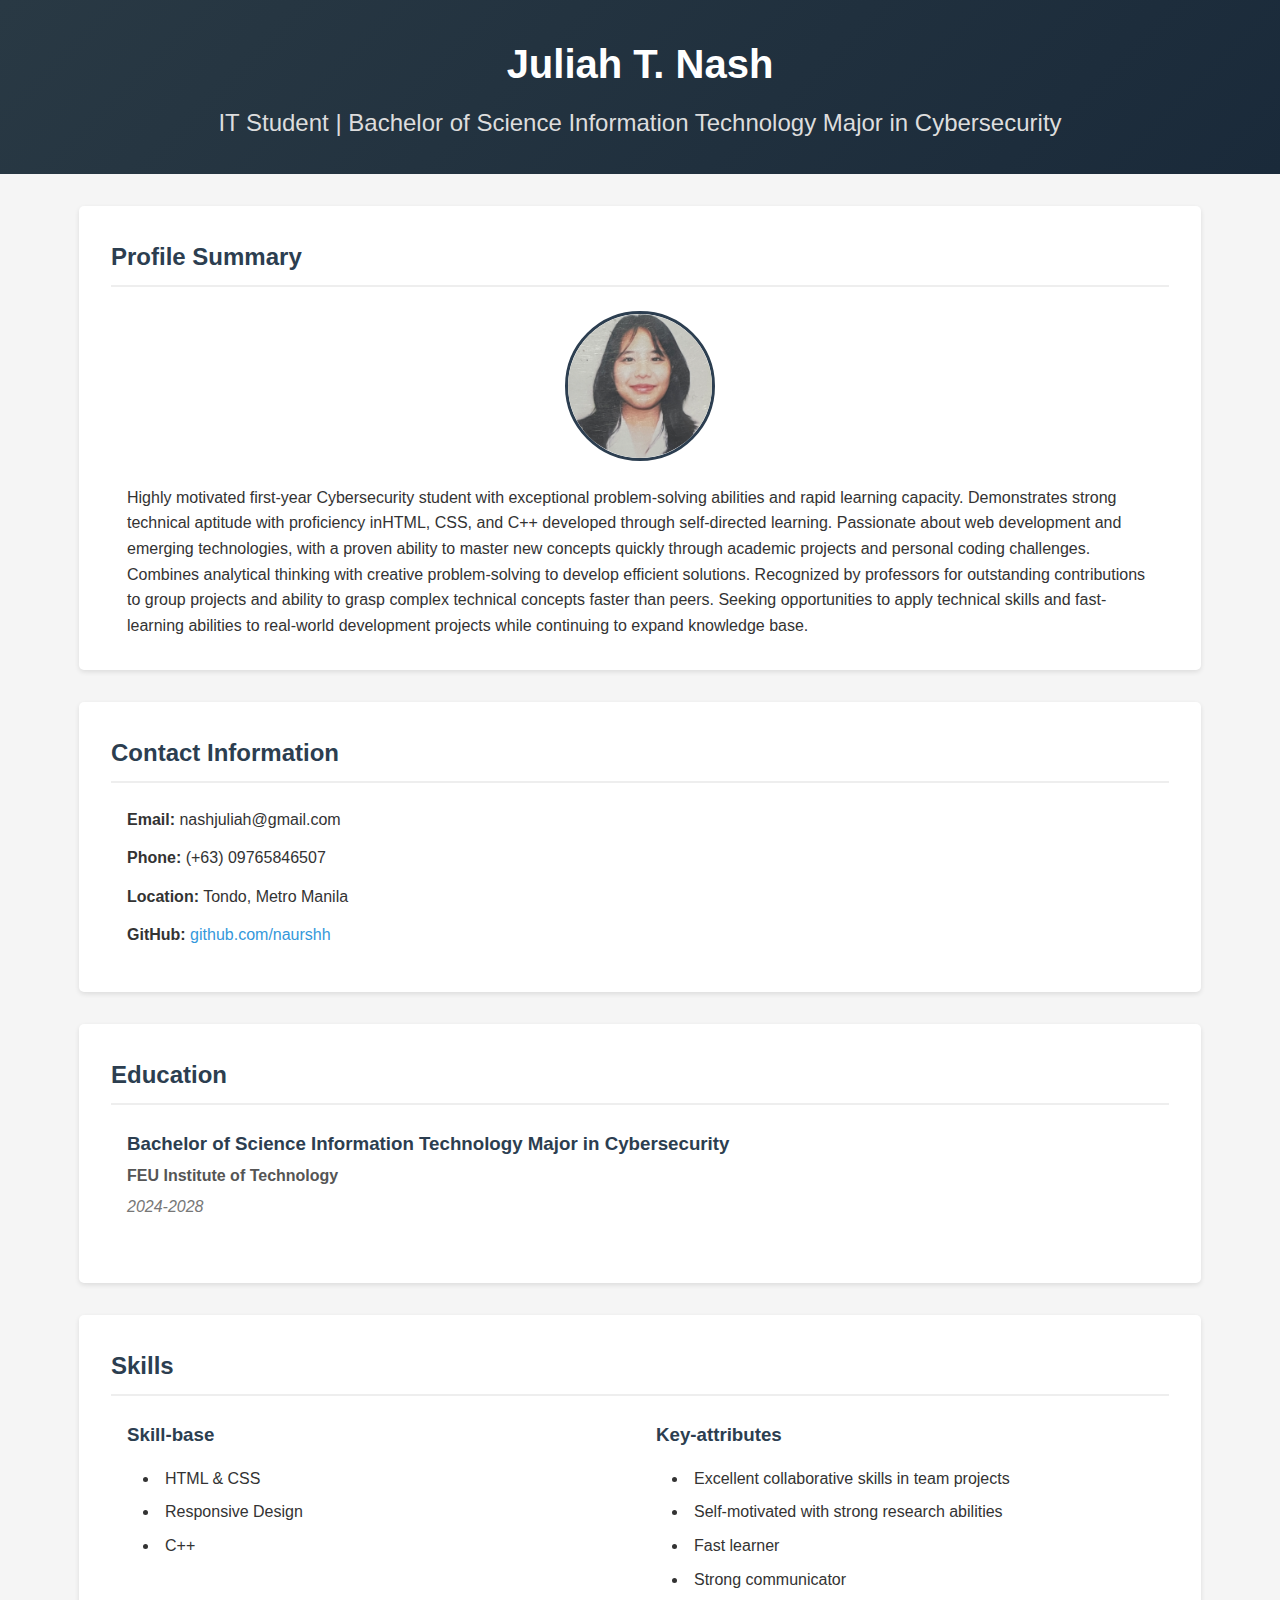
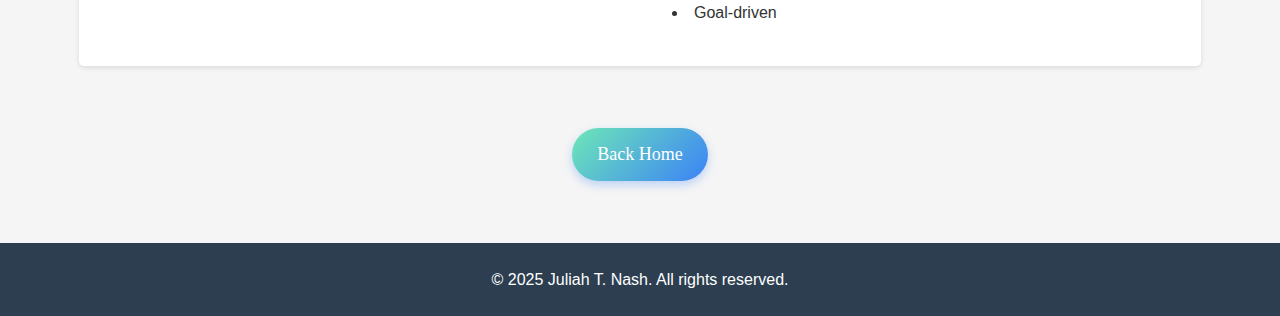
<file: Resume_nash.html>
<!DOCTYPE html>
<html lang="en">
<style>
        .back-home-btn {
            display: inline-block;
            padding: 12px 25px;
            margin: 30px auto;
            background: linear-gradient(135deg, #6EE7B7 0%, #3B82F6 100%);
            color: white;
            text-decoration: none;
            font-family: 'Arial', sans-serif;
            font-size: 16px;
            border-radius: 30px;
            transition: all 0.3s ease;
            text-align: center;
            border: none;
            cursor: pointer;
            box-shadow: 0 4px 10px rgba(59, 130, 246, 0.3);
        }
       
        .back-home-btn:hover {
            transform: translateY(-3px);
            box-shadow: 0 6px 15px rgba(59, 130, 246, 0.4);
            background: linear-gradient(135deg, #3B82F6 0%, #6EE7B7 100%);
        }
    </style>
<head>
	<meta charset="UTF-8">
	<meta name="viewport" content="width=device-width, initial-scale=1.0">
	<meta name="description" content="Professional resume website">
	<meta name="keywords" content="resume, web developer, portfolio">
	<meta name="author" content="Your Name">
	<title>My Professional Resume</title>
	<link rel="stylesheet" href="styles.css">
</head>
<body>
	<header>
		<div class="container">
			<h1>Juliah T. Nash</h1>
			<h2>IT Student | Bachelor of Science Information Technology Major in Cybersecurity</h2>
	</div>
</header>

	<main class="container">
		<section id="profile">
			<h2>Profile Summary</h2>
			<div class="content">
				<img src="picture.jpg" alt="Profile Picture" class="profile-img">
					<p>Highly motivated first-year Cybersecurity student with exceptional problem-solving abilities and rapid learning capacity. Demonstrates strong technical aptitude with proficiency inHTML, CSS, and C++ developed through self-directed learning. Passionate about web development and emerging technologies, with a proven ability to master new concepts quickly through academic projects and personal coding challenges. Combines analytical thinking with creative problem-solving to develop efficient solutions. Recognized by professors for outstanding contributions to group projects and ability to grasp complex technical concepts faster than peers. Seeking opportunities to apply technical skills and fast-learning abilities to real-world development projects while continuing to expand knowledge base.</p>
			</div>
		</section>
		
	<section id="contact">
		<h2>Contact Information</h2>
		<div class="content">
			<ul>
				<li><strong>Email:</strong> nashjuliah@gmail.com</li>
				<li><strong>Phone:</strong> (+63) 09765846507</li>
				<li><strong>Location:</strong> Tondo, Metro Manila</li>
				<li><strong>GitHub:</strong> <a href="https://github.com/naurshh" target="_blank">github.com/naurshh</a></li>
			</ul>
		</div>
	</section>
	
	<section id="education">
		<h2>Education</h2>
		<div class="content">
			<div class="education-item">
				<h3>Bachelor of Science Information Technology Major in Cybersecurity</h3>
				<p class="institution">FEU Institute of Technology</p>
				<p class="date">2024-2028</p>
			</div>
		</div>
	</section>
	
	
	<section id="skills">
		<h2>Skills</h2>
		<div class="content">
			<div class="skills-container">
				<div class="skill-category">
					<h3>Skill-base</h3>
					<ul>
						<li>HTML & CSS</li>
						<li>Responsive Design</li>
						<li>C++</li>
						</ul>
						</div>
						<div class="skill-category">
						<h3>Key-attributes</h3>
						<ul>
						<li>Excellent collaborative skills in team projects</li>
						<li>Self-motivated with strong research abilities</li>
						<li>Fast learner</li>
						<li>Strong communicator</li>
						<li>Goal-driven</li>
					</ul>
				</div>
			</div>
		</div>
	</section>
</main>
	<center>
        <a href="projects.html" class="back-home-btn">
            <font face="Verdana" size="4">Back Home</font>
        </a>
    </center>
	<footer>
		<div class="container">
			<p>&copy; 2025 Juliah T. Nash. All rights reserved.</p>
		</div>
	</footer>
</body>
</html>
</file>
<file: style.css>
/* === GLOBAL STYLES === */
* {
    margin: 0;
    padding: 0;
    box-sizing: border-box;
}

body {
    font-family: 'Poppins', sans-serif;
    background: linear-gradient(135deg, #f5f7fa, #e4e8f0);
    color: #333;
    overflow-x: hidden;
}


@keyframes float {
    0%, 100% { transform: translateY(0) rotate(0deg); }
    50% { transform: translateY(-100px) rotate(180deg); }
}

/* === HEADER STYLES === */
header {
    text-align: center;
    padding: 2rem 0;
    background: linear-gradient(90deg, #FF9A8B, #FF6B95, #A78BFA);
    background-size: 200% auto;
    animation: gradientBG 8s ease infinite;
    color: white;
    box-shadow: 0 4px 20px rgba(0, 0, 0, 0.1);
}

@keyframes gradientBG {
    0% { background-position: 0% 50%; }
    50% { background-position: 100% 50%; }
    100% { background-position: 0% 50%; }
}

h1 {
    font-family: 'Comfortaa', cursive;
    font-size: 2.5rem;
    margin-bottom: 1rem;
    text-shadow: 2px 2px 4px rgba(0, 0, 0, 0.2);
}

h1 span {
    display: inline-block;
    animation: bounce 2s infinite;
}

@keyframes bounce {
    0%, 100% { transform: translateY(0); }
    50% { transform: translateY(-10px); }
}

nav {
    margin-top: 1.5rem;
}

.nav-link {
    padding: 0.5rem 1.5rem;
    margin: 0 0.5rem;
    border-radius: 50px;
    background: rgba(255, 255, 255, 0.2);
    transition: all 0.3s ease;
    font-weight: 600;
}

.nav-link:hover {
    background: rgba(255, 255, 255, 0.4);
    transform: scale(1.1);
}

nav a {
    display: inline-block;
    padding: 0.8rem 1.8rem;
    margin: 0 0.5rem;
    border-radius: 50px;
    background: rgba(255, 255, 255, 0.2);
    color: white;
    text-decoration: none;
    font-weight: 600;
    transition: all 0.3s ease;
    position: relative;
    overflow: hidden;
    box-shadow: 0 4px 15px rgba(0, 0, 0, 0.1);
}

nav a::before {
    content: '';
    position: absolute;
    top: 0;
    left: -100%;
    width: 100%;
    height: 100%;
    background: rgba(255, 255, 255, 0.1);
    transition: all 0.4s ease;
}

nav a:hover {
    background: rgba(255, 255, 255, 0.3);
    transform: translateY(-3px) scale(1.05);
    box-shadow: 0 8px 25px rgba(0, 0, 0, 0.2);
}

nav a:hover::before {
    left: 100%;
}

nav a:active {
    transform: translateY(1px) scale(0.98);
}

/* === MAIN CONTENT STYLES === */
main {
    max-width: 1200px;
    margin: 2rem auto;
    padding: 0 2rem;
}

section {
    margin-bottom: 3rem;
    padding: 2rem;
    background: white;
    border-radius: 20px;
    box-shadow: 0 10px 30px rgba(0, 0, 0, 0.1);
    transition: transform 0.3s ease;
}

section:hover {
    transform: translateY(-5px);
}

h2 {
    font-size: 2rem;
    margin-bottom: 1.5rem;
    color: #FF6B95;
    text-align: center;
}

/* === ABOUT SECTION === */
.about-content {
    display: flex;
    align-items: center;
    gap: 2rem;
}

.avatar {
    width: 200px;
    height: 200px;
    border-radius: 50%;
    border: 5px solid #FF9A8B;
    box-shadow: 0 10px 20px rgba(255, 154, 139, 0.3);
    transition: transform 0.3s ease;
}

.avatar:hover {
    transform: rotate(10deg) scale(1.05);
}

.highlight {
    background: linear-gradient(90deg, #FF9A8B, #FF6B95);
    -webkit-background-clip: text;
    background-clip: text;
    color: transparent;
    font-weight: 700;
}

.skills {
    margin-top: 1rem;
    display: flex;
    gap: 0.5rem;
    flex-wrap: wrap;
}

.skill-tag {
    background: #E4E8F0;
    padding: 0.3rem 0.8rem;
    border-radius: 50px;
    font-size: 0.9rem;
    transition: all 0.3s ease;
}

.skill-tag:hover {
    background: #A78BFA;
    color: white;
    transform: scale(1.05);
}

/* === PROJECTS SECTION === */
.project-gallery {
    display: grid;
    grid-template-columns: repeat(auto-fit, minmax(300px, 1fr));
    gap: 2rem;
    margin-top: 1.5rem;
}

.project-card {
    background: white;
    border-radius: 15px;
    overflow: hidden;
    box-shadow: 0 5px 15px rgba(0, 0, 0, 0.1);
    transition: all 0.3s ease;
}

.project-card:hover {
    transform: translateY(-10px) scale(1.02);
    box-shadow: 0 15px 30px rgba(0, 0, 0, 0.2);
}

.project-img {
    height: 150px;
    width: 100%;
}

.project-card h3 {
    padding: 1rem 1rem 0.5rem;
    color: #3B82F6;
}

.project-card p {
    padding: 0 1rem 1rem;
    color: #666;
}

.project-btn {
    display: inline-block;
    padding: 0.5rem 1rem;
    margin: 0 1rem 1rem;
    background: linear-gradient(90deg, #6EE7B7, #3B82F6);
    color: white;
    border-radius: 50px;
    font-weight: 600;
    transition: all 0.3s ease;
}

.project-btn:hover {
    transform: scale(1.05);
    box-shadow: 0 5px 15px rgba(59, 130, 246, 0.4);
}

/* === CONTACT FORM === */
.contact-form {
    max-width: 600px;
    margin: 0 auto;
}

.form-group {
    position: relative;
    margin-bottom: 1.5rem;
}

input, textarea {
    width: 100%;
    padding: 1rem;
    border: 2px solid #E4E8F0;
    border-radius: 10px;
    font-family: 'Poppins', sans-serif;
    transition: all 0.3s ease;
}

input:focus, textarea:focus {
    border-color: #A78BFA;
    outline: none;
}

.input-highlight {
    position: absolute;
    bottom: 0;
    left: 0;
    height: 2px;
    width: 0;
    background: linear-gradient(90deg, #FF9A8B, #FF6B95);
    transition: width 0.3s ease;
}

input:focus ~ .input-highlight,
textarea:focus ~ .input-highlight {
    width: 100%;
}

.submit-btn {
    display: flex;
    align-items: center;
    gap: 0.5rem;
    padding: 0.8rem 2rem;
    background: linear-gradient(90deg, #FF9A8B, #FF6B95);
    color: white;
    border: none;
    border-radius: 50px;
    font-weight: 600;
    cursor: pointer;
    transition: all 0.3s ease;
}

.submit-btn:hover {
    transform: scale(1.05);
    box-shadow: 0 5px 15px rgba(255, 107, 149, 0.4);
}

/* ===== DARK MODE STYLES ===== */
body.dark-mode {
    background: #121212;
    color: #e0e0e0;
}

body.dark-mode header {
    background: linear-gradient(135deg, #1a1a2e, #16213e);
}

body.dark-mode nav a {
    background: rgba(255, 255, 255, 0.1);
    color: white;
}

body.dark-mode nav a:hover {
    background: rgba(255, 255, 255, 0.2);
}

body.dark-mode section {
    background: #1e1e1e;
    box-shadow: 0 10px 30px rgba(0, 0, 0, 0.3);
}

body.dark-mode .feature {
    background: #2d2d2d;
}

body.dark-mode footer {
    background: linear-gradient(135deg, #1a1a2e, #16213e);
}

body.dark-mode .project-card {
    background: #2d2d2d;
}

body.dark-mode .project-card h3 {
    color: #6EE7B7;
}

body.dark-mode .project-card p {
    color: #ccc;
}

body.dark-mode .bubble {
    background: rgba(255, 255, 255, 0.05);
}

body.dark-mode {
    background: #121212;
    color: #e0e0e0;
}

body.dark-mode .section-title {
    color: #FF9A8B;
}

body.dark-mode .bio-text {
    color: #d0d0d0;
}

body.dark-mode .highlight {
    background: linear-gradient(90deg, #FF9A8B, #A78BFA);
    -webkit-background-clip: text;
    background-clip: text;
}

body.dark-mode .skill-tag {
    background: #2d2d2d;
    color: #e0e0e0;
    border: 1px solid #444;
}

body.dark-mode .skill-tag:hover {
    background: #A78BFA;
    color: white;
}

body.dark-mode .avatar {
    border-color: #A78BFA;
    box-shadow: 0 10px 20px rgba(167, 139, 250, 0.3);
}

body.dark-mode .skills-title {
    color: #6EE7B7;
}

body.dark-mode .bubble {
    background: rgba(255, 255, 255, 0.1);
}

body.dark-mode header {
    background: linear-gradient(135deg, #1a1a2e, #16213e);
}

body.dark-mode footer {
    background: linear-gradient(135deg, #1a1a2e, #16213e);
}

body.dark-mode .main-nav a {
    color: white;
    background: rgba(255, 255, 255, 0.1);
}

body.dark-mode .main-nav a:hover {
    background: rgba(255, 255, 255, 0.2);
}

body.dark-mode .main-nav a.active {
    background: rgba(255, 255, 255, 0.3);
    font-weight: 700;
}

/* Dark mode toggle button */
body.dark-mode .dark-mode-toggle {
    background: #f5f5f5;
    color: #333;
}

/* Ensure all text remains readable */
body.dark-mode h1,
body.dark-mode h2,
body.dark-mode h3,
body.dark-mode p {
    color: #e0e0e0;
}

/* Social icons visibility */
body.dark-mode .social-icon {
    color: #e0e0e0;
}

body.dark-mode .social-icon:hover {
    color: #FF9A8B;
}
/* Dark mode toggle button */
.dark-mode-toggle {
    position: fixed;
    bottom: 20px;
    right: 20px;
    width: 50px;
    height: 50px;
    border-radius: 50%;
    background: #333;
    color: white;
    border: none;
    cursor: pointer;
    display: flex;
    align-items: center;
    justify-content: center;
    font-size: 20px;
    box-shadow: 0 2px 10px rgba(0, 0, 0, 0.2);
    z-index: 1000;
    transition: all 0.3s ease;
}

.dark-mode-toggle:hover {
    transform: scale(1.1);
}

/* Smooth transitions */
body, header, nav a, section, footer, .feature, .project-card, .bubble {
    transition: all 0.5s ease;
}

/* === FOOTER === */
footer {
    text-align: center;
    padding: 2rem 0;
    background: linear-gradient(90deg, #3B82F6, #A78BFA);
    color: white;
    margin-top: 3rem;
}

.social-links {
    display: flex;
    justify-content: center;
    gap: 1.5rem;
    margin-bottom: 1rem;
}

.social-icon {
    font-size: 1.5rem;
    color: white;
    transition: all 0.3s ease;
}

.social-icon:hover {
    transform: scale(1.2) rotate(15deg);
    color: #FF9A8B;
}

/* === RESPONSIVE DESIGN === */
@media (max-width: 768px) {
    .about-content {
        flex-direction: column;
        text-align: center;
    }

    .project-gallery {
        grid-template-columns: 1fr;
    }
}

.error {
    border: 2px solid red;
}

#feedback {
    color: red;
    margin-top: 10px;
    text-align: center;
}

.confirmation-buttons {
    margin-top: 10px;
    text-align: center;
}

.confirmation-buttons button {
    margin: 0 5px;
    padding: 5px 10px;
    cursor: pointer;
}

#email.invalid-email {
    border: 2px solid red;
}

/* === WELCOME SECTION === */
.welcome-section {
    text-align: center;
}

.welcome-content {
    display: flex;
    align-items: center;
    gap: 3rem;
    margin-top: 2rem;
}

.welcome-avatar {
    width: 300px;
    height: 300px;
    border-radius: 20px;
    border: 5px solid #A78BFA;
    box-shadow: 0 15px 30px rgba(167, 139, 250, 0.3);
    transition: transform 0.5s ease;
}

.welcome-avatar:hover {
    transform: rotate(-5deg) scale(1.05);
}

.welcome-message {
    text-align: left;
    flex: 1;
}

.welcome-message p {
    font-size: 1.2rem;
    margin-bottom: 2rem;
    line-height: 1.6;
}

.welcome-features {
    display: flex;
    justify-content: space-between;
    gap: 1.5rem;
    margin: 2rem 0;
}

.feature {
    background: rgba(167, 139, 250, 0.1);
    padding: 1.5rem;
    border-radius: 15px;
    transition: all 0.3s ease;
    flex: 1;
}

.feature:hover {
    transform: translateY(-5px);
    background: rgba(167, 139, 250, 0.2);
    box-shadow: 0 10px 20px rgba(167, 139, 250, 0.1);
}

.feature-icon {
    font-size: 2rem;
    color: #FF6B95;
    margin-bottom: 1rem;
}

.cta-button {
    display: inline-flex;
    align-items: center;
    gap: 0.5rem;
    padding: 0.8rem 2rem;
    background: linear-gradient(90deg, #A78BFA, #6EE7B7);
    color: white;
    border-radius: 50px;
    font-weight: 600;
    text-decoration: none;
    transition: all 0.3s ease;
    margin-top: 1rem;
}

.cta-button:hover {
    transform: scale(1.05);
    box-shadow: 0 10px 20px rgba(167, 139, 250, 0.3);
}

/* === PROJECTS SECTION === */
.projects-section {
    text-align: center;
}

.project-gallery {
    display: grid;
    grid-template-columns: repeat(auto-fill, minmax(300px, 1fr));
    gap: 2rem;
    margin-top: 2rem;
    padding: 1rem;
}

.project-card {
    background: white;
    border-radius: 15px;
    overflow: hidden;
    box-shadow: 0 5px 15px rgba(0, 0, 0, 0.1);
    transition: all 0.3s ease;
    display: flex;
    flex-direction: column;
}

.project-card:hover {
    transform: translateY(-10px);
    box-shadow: 0 15px 30px rgba(0, 0, 0, 0.2);
}

.project-img {
    height: 180px;
    width: 100%;
}

.project-card h3 {
    padding: 1rem 1rem 0.5rem;
    color: #3B82F6;
    text-align: left;
    margin: 0;
}

.project-card p {
    padding: 0 1rem 1rem;
    color: #666;
    text-align: left;
    flex-grow: 1;
    margin: 0;
}

.project-btn {
    display: inline-flex;
    align-items: center;
    gap: 0.5rem;
    padding: 0.7rem 1.5rem;
    margin: 0 1rem 1.5rem;
    background: linear-gradient(90deg, #6EE7B7, #3B82F6);
    color: white;
    border-radius: 50px;
    font-weight: 600;
    text-decoration: none;
    transition: all 0.3s ease;
    align-self: flex-start;
}

.project-btn:hover {
    transform: scale(1.05);
    box-shadow: 0 5px 15px rgba(59, 130, 246, 0.4);
}

/* Loading screen styles */
#loading {
    position: fixed;
    top: 0;
    left: 0;
    width: 100vw;
    height: 100vh;
    z-index: 9999;
    background-color: white;
    display: flex;
    align-items: center;
    justify-content: center;
    transition: opacity 0.5s ease;
}

#loading.hide {
    opacity: 0;
    pointer-events: none;
}

#loading img {
    width: 100vw;
    height: 100vh;
    object-fit: cover;
}

/* Confetti Explosion Styles */
.confetti-container {
    position: fixed;
    top: 0;
    left: 0;
    width: 100%;
    height: 100%;
    pointer-events: none;
    z-index: 1000;
    display: none;
    overflow: hidden;
}

.confetti {
    position: absolute;
    width: 15px;
    height: 15px;
    opacity: 0;
    animation: confetti-fall 3s ease-in forwards;
}

@keyframes confetti-fall {
    0% {
        transform: translateY(-100px) rotate(0deg) translateX(0);
        opacity: 1;
    }
    100% {
        transform: translateY(100vh) rotate(720deg) translateX(100px);
        opacity: 0;
    }
}

.success-popup {
    position: fixed;
    top: 50%;
    left: 50%;
    transform: translate(-50%, -50%);
    background-color: rgba(255, 255, 255, 0.95);
    padding: 30px 50px;
    border-radius: 10px;
    box-shadow: 0 5px 25px rgba(0, 0, 0, 0.2);
    text-align: center;
    z-index: 1001;
    display: none;
    animation: fadeInUp 0.5s ease-out;
}

.success-popup h3 {
    margin: 0;
    font-size: 24px;
    color: #4CAF50;
    font-family: 'Comfortaa', cursive;
}

@keyframes fadeInUp {
    from { opacity: 0; transform: translate(-50%, -40%); }
    to { opacity: 1; transform: translate(-50%, -50%); }
}

.checkmark {
    font-size: 48px;
    color: #4CAF50;
    margin-bottom: 15px;
    animation: checkmarkBounce 0.6s ease;
}

@keyframes checkmarkBounce {
    0% { transform: scale(0); }
    50% { transform: scale(1.2); }
    70% { transform: scale(0.9); }
    100% { transform: scale(1); }
}

/* Responsive adjustments */
@media (max-width: 768px) {
    .project-gallery {
        grid-template-columns: 1fr;
    }
    
    .project-card {
        max-width: 100%;
    }
}
/* About Page Specific Styles */
.about-section {
    max-width: 1200px;
    margin: 2rem auto;
    padding: 2rem;
}

.section-title {
    text-align: center;
    font-size: 2rem;
    color: #FF6B95;
    margin-bottom: 2rem;
}

.about-content {
    display: flex;
    align-items: center;
    gap: 3rem;
}

.avatar-container {
    flex: 1;
    text-align: center;
}

.avatar {
    width: 250px;
    height: 250px;
    border-radius: 50%;
    border: 5px solid #FF9A8B;
    box-shadow: 0 10px 20px rgba(255, 154, 139, 0.3);
    transition: transform 0.3s ease;
}

.avatar:hover {
    transform: rotate(5deg) scale(1.05);
}

.bio-content {
    flex: 2;
}

.bio-text {
    font-size: 1.1rem;
    line-height: 1.7;
    margin-bottom: 1.5rem;
    color: #444;
}

.skills-container {
    margin-top: 2rem;
}

.skills-title {
    font-size: 1.3rem;
    color: #A78BFA;
    margin-bottom: 1rem;
}

.skills-tags {
    display: flex;
    flex-wrap: wrap;
    gap: 0.8rem;
}

.skill-tag {
    background: #E4E8F0;
    padding: 0.5rem 1rem;
    border-radius: 50px;
    font-size: 0.9rem;
    transition: all 0.3s ease;
}

.skill-tag:hover {
    background: #A78BFA;
    color: white;
    transform: scale(1.05);
    box-shadow: 0 5px 15px rgba(167, 139, 250, 0.3);
}

/* Active Navigation Link */
.main-nav a.active {
    background: rgba(255, 255, 255, 0.4);
    font-weight: 700;
}

/* Responsive Design */
@media (max-width: 768px) {
    .about-content {
        flex-direction: column;
    }
    
    .avatar {
        width: 200px;
        height: 200px;
        margin-bottom: 1.5rem;
    }
    
    .section-title {
        font-size: 1.8rem;
    }
}
</file>
<file: LAB4_Nash.css>
/* CSS Variables */
:root {
  --primary: #003366;        /* Deep UN blue */
  --primary-light: #1a66b3;  /* Lighter blue */
  --accent: #00cc99;         /* Vibrant teal */
  --accent-light: #66e0c2;   /* Light teal */
  --dark: #1a1a2e;           /* Dark navy */
  --light: #f8f9fa;          /* Off-white */
  --gray: #e9ecef;           /* Light gray */
  --shadow-sm: 0 1px 3px rgba(0, 0, 0, 0.1);
  --shadow-md: 0 4px 6px rgba(0, 0, 0, 0.1);
  --shadow-lg: 0 10px 25px rgba(0, 0, 0, 0.1);
  --transition: all 0.25s cubic-bezier(0.4, 0, 0.2, 1);
  --radius-sm: 8px;
  --radius-md: 12px;
  --radius-lg: 16px;
}

/* Typography */
* {
  margin: 0;
  padding: 0;
  box-sizing: border-box;
}

body {
  font-family: 'Inter', -apple-system, BlinkMacSystemFont, sans-serif;
  line-height: 1.5;
  color: var(--dark);
  background-color: var(--light);
  -webkit-font-smoothing: antialiased;
  min-height: 100vh;
  display: flex;
  flex-direction: column;
}

@supports (font-variation-settings: normal) {
  body { font-family: 'Inter var', sans-serif; }
}

/* Container & Layout */
.container {
  width: 100%;
  max-width: 1200px;
  margin: 0 auto;
  padding: 2rem;
  flex: 1;
}

/* Glassmorphism Header */
header {
  text-align: center;
  margin-bottom: 3rem;
  padding: 2.5rem;
  background: rgba(0, 51, 102, 0.85);
  backdrop-filter: blur(10px);
  -webkit-backdrop-filter: blur(10px);
  color: white;
  border-radius: var(--radius-lg);
  box-shadow: var(--shadow-lg);
  border: 1px solid rgba(255, 255, 255, 0.1);
  position: relative;
  overflow: hidden;
}

header::before {
  content: "";
  position: absolute;
  top: -50%;
  left: -50%;
  width: 200%;
  height: 200%;
  background: radial-gradient(circle,
    rgba(255, 255, 255, 0.15) 0%,
    rgba(255, 255, 255, 0) 70%);
  transform: rotate(30deg);
  z-index: -1;
}

header h1 {
  font-size: 2.5rem;
  font-weight: 700;
  margin-bottom: 0.5rem;
  background: linear-gradient(to right, white, #e6f2ff);
  -webkit-background-clip: text;
  background-clip: text;
  color: transparent;
  letter-spacing: -0.5px;
}

header p {
  font-size: 1.1rem;
  opacity: 0.9;
  max-width: 600px;
  margin: 0 auto;
  font-weight: 300;
}

/* Neumorphic Form Design */
form {
  background: white;
  padding: 2.5rem;
  border-radius: var(--radius-lg);
  box-shadow:
    var(--shadow-md),
    inset 0 1px 0 rgba(255, 255, 255, 0.5);
  margin-bottom: 3rem;
  border: 1px solid rgba(0, 0, 0, 0.03);
  transition: var(--transition);
}

form:hover {
  box-shadow:
    var(--shadow-lg),
    inset 0 1px 0 rgba(255, 255, 255, 0.5);
  transform: translateY(-2px);
}

.form-group {
  margin-bottom: 1.75rem;
  position: relative;
}

label {
  display: block;
  margin-bottom: 0.75rem;
  font-weight: 500;
  font-size: 0.95rem;
  color: var(--primary);
  letter-spacing: 0.2px;
}

/* Floating Label Effect */
.form-group.focused label {
  transform: translateY(-5px);
  font-size: 0.85rem;
  color: var(--primary-light);
}

/* Modern Input Fields */
input[type="text"],
input[type="email"],
input[type="number"] {
  width: 100%;
  padding: 1rem;
  border: 1px solid var(--gray);
  border-radius: var(--radius-sm);
  font-size: 1rem;
  background-color: white;
  transition: var(--transition);
  box-shadow: var(--shadow-sm);
}

input[type="text"]:focus,
input[type="email"]:focus,
input[type="number"]:focus {
  outline: none;
  border-color: var(--accent-light);
  box-shadow:
    0 0 0 3px rgba(0, 204, 153, 0.2),
    var(--shadow-sm);
}

/* Custom Radio Buttons */
.radio-group {
  display: flex;
  flex-wrap: wrap;
  gap: 1rem;
}

.radio-option {
  display: flex;
  align-items: center;
}

.radio-option input[type="radio"] {
  appearance: none;
  width: 20px;
  height: 20px;
  border: 2px solid var(--gray);
  border-radius: 50%;
  margin-right: 0.5rem;
  cursor: pointer;
  position: relative;
  transition: var(--transition);
}

.radio-option input[type="radio"]:checked {
  border-color: var(--accent);
  background-color: white;
}

.radio-option input[type="radio"]:checked::after {
  content: "";
  position: absolute;
  width: 10px;
  height: 10px;
  background: var(--accent);
  border-radius: 50%;
  top: 50%;
  left: 50%;
  transform: translate(-50%, -50%);
}

.radio-option label {
  margin-bottom: 0;
  color: var(--dark);
  font-weight: 400;
  cursor: pointer;
}
/* Style for the gender dropdown */
select {
    width: 100%;
    padding: 10px;
    border: 1px solid #ddd;
    border-radius: 4px;
    font-size: 16px;
    box-sizing: border-box;
    margin-top: 5px;
    background-color: white;
    cursor: pointer;
}

select:focus {
    outline: none;
    border-color: #1a3e72;
    box-shadow: 0 0 0 2px rgba(26, 62, 114, 0.2);
}

/* 3D Checkbox Grid */
.checkbox-grid {
  display: grid;
  grid-template-columns: repeat(auto-fill, minmax(280px, 1fr));
  gap: 1rem;
}

.checkbox-item {
  display: flex;
  align-items: center;
  padding: 1rem;
  background: white;
  border-radius: var(--radius-sm);
  transition: var(--transition);
  box-shadow: var(--shadow-sm);
  border: 1px solid rgba(0, 0, 0, 0.05);
  cursor: pointer;
}

.checkbox-item:hover {
  transform: translateY(-3px);
  box-shadow: var(--shadow-md);
  border-color: var(--accent-light);
}

.checkbox-item input {
  margin-right: 1rem;
  width: 20px;
  height: 20px;
  cursor: pointer;
}

/* Animated Gradient Button */
.submit-btn {
  display: inline-block;
  width: auto;
  padding: 1rem 2.5rem;
  background: linear-gradient(135deg, var(--primary), var(--primary-light));
  color: white;
  border: none;
  border-radius: var(--radius-sm);
  font-size: 1rem;
  font-weight: 600;
  cursor: pointer;
  transition: var(--transition);
  letter-spacing: 0.5px;
  margin-top: 1.5rem;
  position: relative;
  overflow: hidden;
  align-self: center;
  box-shadow:
    0 4px 6px rgba(0, 51, 102, 0.1),
    inset 0 1px 0 rgba(255, 255, 255, 0.2);
}

.submit-btn::before {
  content: "";
  position: absolute;
  top: 0;
  left: -100%;
  width: 100%;
  height: 100%;
  background: linear-gradient(
    90deg,
    transparent,
    rgba(255, 255, 255, 0.2),
    transparent
  );
  transition: 0.5s;
}

.submit-btn:hover {
  background: linear-gradient(135deg, var(--primary-light), var(--accent));
  transform: translateY(-2px);
  box-shadow:
    0 6px 12px rgba(0, 51, 102, 0.15),
    inset 0 1px 0 rgba(255, 255, 255, 0.2);
}

.submit-btn:hover::before {
  left: 100%;
}

.submit-btn:active {
  transform: translateY(0);
}

/* Footer with Subtle Pattern */
footer {
  text-align: center;
  padding: 2rem;
  color: var(--dark);
  font-size: 0.9rem;
  background-image:
    radial-gradient(circle at 1px 1px, rgba(0, 0, 0, 0.05) 1px, transparent 0);
  background-size: 20px 20px;
  margin-top: auto;
}

footer a {
  color: var(--primary-light);
  text-decoration: none;
  font-weight: 500;
  transition: var(--transition);
  position: relative;
}

footer a::after {
  content: "";
  position: absolute;
  bottom: -2px;
  left: 0;
  width: 0;
  height: 1px;
  background: var(--accent);
  transition: var(--transition);
}

footer a:hover {
  color: var(--accent);
}

footer a:hover::after {
  width: 100%;
}

/* Responsive Design */
@media (max-width: 768px) {
  .container {
    padding: 1.5rem;
  }
 
  header {
    padding: 1.5rem;
    border-radius: 0;
    margin: -1.5rem -1.5rem 2rem;
  }
 
  header h1 {
    font-size: 2rem;
  }
 
  form {
    padding: 1.5rem;
  }
 
  .checkbox-grid {
    grid-template-columns: 1fr;
  }
}

/* Micro-interactions */
.form-group {
  animation: fadeInUp 0.5s ease-out forwards;
  opacity: 0;
}

@keyframes fadeInUp {
  from {
    opacity: 0;
    transform: translateY(10px);
  }
  to {
    opacity: 1;
    transform: translateY(0);
  }
}

/* Sequential animations */
.form-group:nth-child(1) { animation-delay: 0.1s; }
.form-group:nth-child(2) { animation-delay: 0.2s; }
.form-group:nth-child(3) { animation-delay: 0.3s; }
.form-group:nth-child(4) { animation-delay: 0.4s; }
.form-group:nth-child(5) { animation-delay: 0.5s; }

/* Focus transition for inputs */
input:focus + label {
  transform: translateY(-5px);
  font-size: 0.85rem;
  color: var(--accent);
}

.back-home-btn {
            display: inline-block;
            padding: 12px 25px;
            margin: 30px auto;
            background: linear-gradient(135deg, #6EE7B7 0%, #3B82F6 100%);
            color: white;
            text-decoration: none;
            font-family: 'Arial', sans-serif;
            font-size: 16px;
            border-radius: 30px;
            transition: all 0.3s ease;
            text-align: center;
            border: none;
            cursor: pointer;
            box-shadow: 0 4px 10px rgba(59, 130, 246, 0.3);
        }
       
        .back-home-btn:hover {
            transform: translateY(-3px);
            box-shadow: 0 6px 15px rgba(59, 130, 246, 0.4);
            background: linear-gradient(135deg, #3B82F6 0%, #6EE7B7 100%);
        }
</file>
<file: styles.css>
/* Base Styles */
* {
margin: 0;
padding: 0;
box-sizing: border-box;
}
body {
font-family: 'Arial', sans-serif;
line-height: 1.6;
color: #333;
background-color: #f5f5f5;
}
.container {
width: 90%;
max-width: 1200px;
margin: 0 auto;
padding: 0 15px;
}
/* Header Styles */
header {
background: linear-gradient(135deg, #293944, #1a2a3a);
color: white;
padding: 2rem 0;
text-align: center;
}
header h1 {
font-size: 2.5rem;
margin-bottom: 0.5rem;
}
header h2 {
font-size: 1.5rem;
font-weight: normal;
color: #ddd;
}
/* Section Styles */
section {
background: white;
margin: 2rem 0;
padding: 2rem;
border-radius: 5px;
box-shadow: 0 2px 5px rgba(0,0,0,0.1);
}
section h2 {
color: #2c3e50;
margin-bottom: 1.5rem;
padding-bottom: 0.5rem;
border-bottom: 2px solid #eee;
}
.content {
padding: 0 1rem;
}
/* Profile Section */
#profile .content {
display: flex;
flex-direction: column;
align-items: center;
gap: 1.5rem;
}
.profile-img {
width: 150px;
height: 150px;
border-radius: 50%;
object-fit: cover;
border: 3px solid #2c3e50;
}
/* Contact Section */
#contact ul {
list-style-type: none;
}
#contact li {
margin-bottom: 0.8rem;
}
#contact a {
color: #3498db;
text-decoration: none;
}
#contact a:hover {
text-decoration: underline;
}
/* Education Section */
.education-item {
margin-bottom: 2rem;
}
.education-item h3 {
color: #2c3e50;
margin-bottom: 0.3rem;
}
.institution {
font-weight: bold;
color: #555;
}
.date {
color: #777;
font-style: italic;
margin: 0.3rem 0;
}
.details {
margin-top: 0.5rem;
}
/* Skills Section */
.skills-container {
display: flex;
flex-wrap: wrap;
gap: 2rem;
}
.skill-category {
flex: 1;
min-width: 250px;
}
.skill-category h3 {
color: #2c3e50;
margin-bottom: 1rem;
}
.skill-category ul {
list-style-position: inside;
margin-left: 1rem;
}
.skill-category li {
margin-bottom: 0.5rem;
}
/* Footer Styles */
footer {
background: #2c3e50;
color: white;
text-align: center;
padding: 1.5rem 0;
margin-top: 2rem;
}
/* Responsive Design */
@media (max-width: 768px) {
header h1 {
font-size: 2rem;
}
header h2 {
font-size: 1.2rem;
}
section {
padding: 1.5rem;
}
.skills-container {
flex-direction: column;
}
}
</file>
